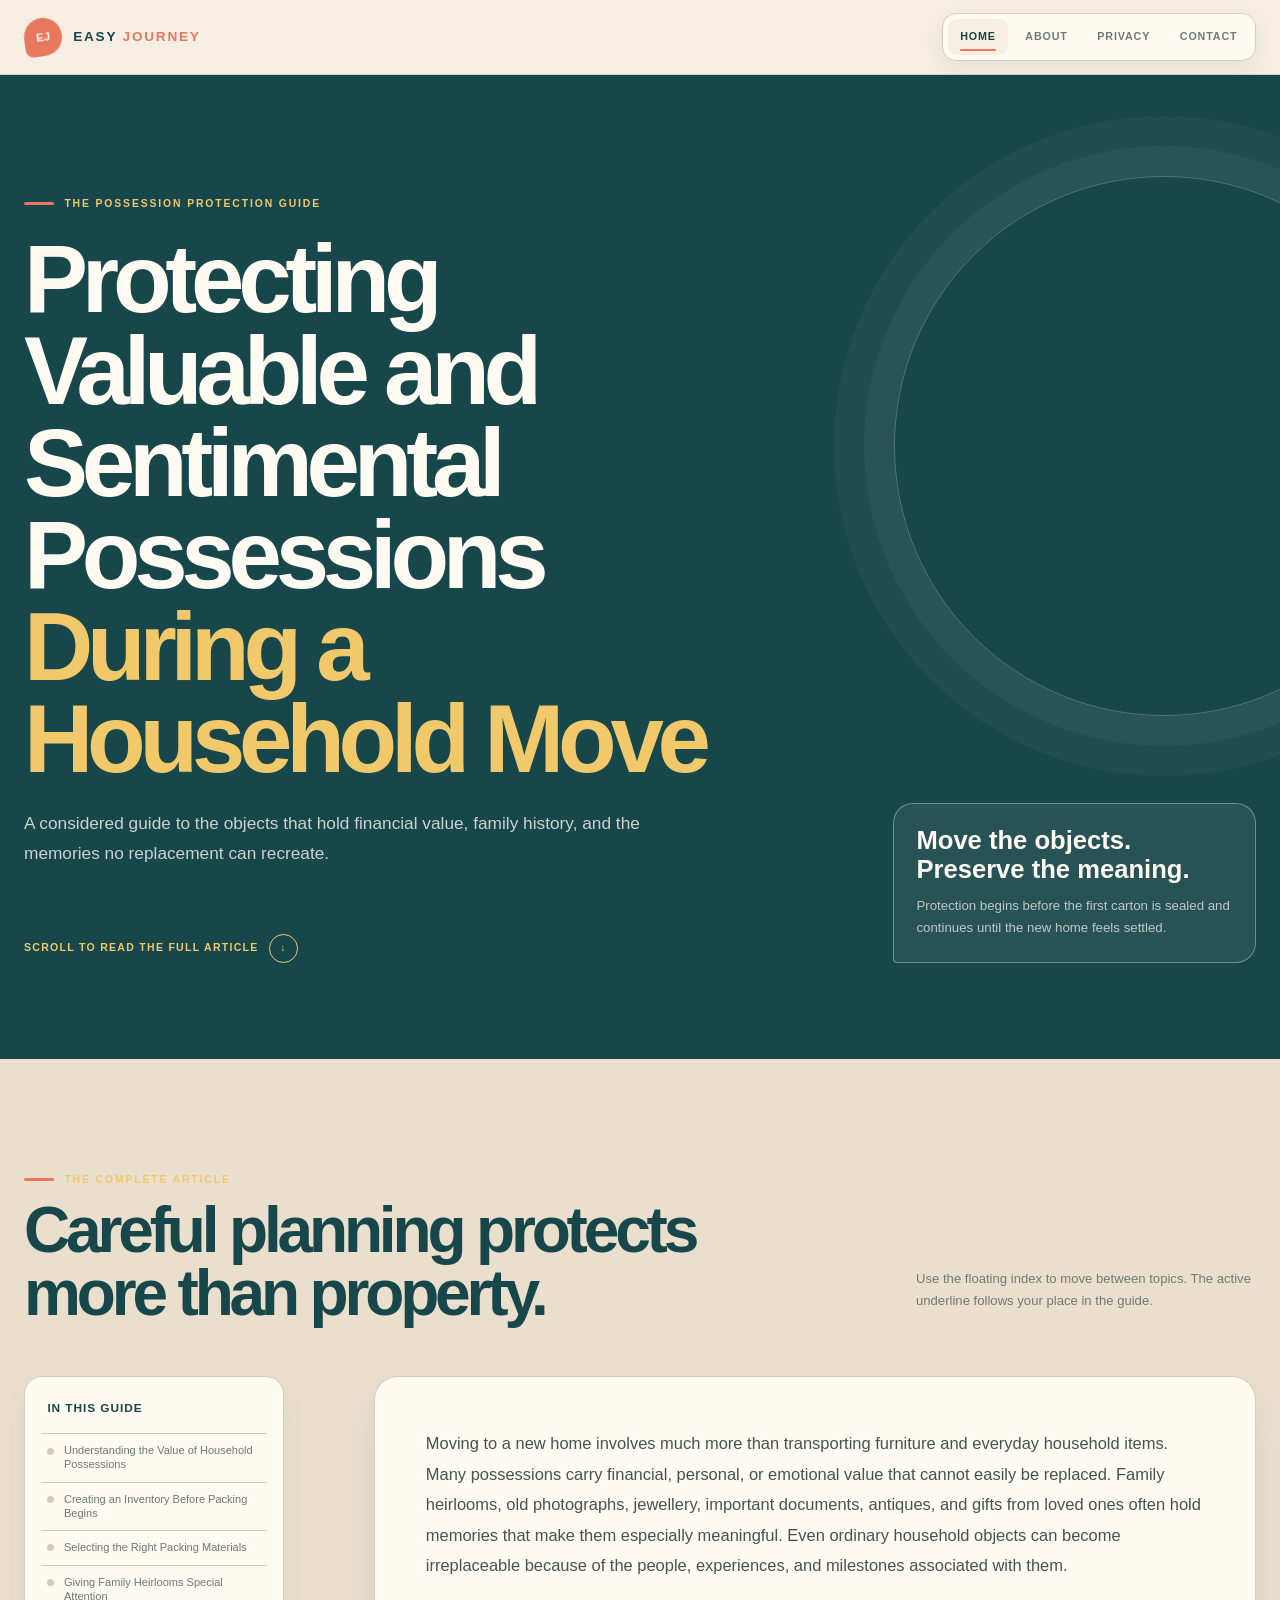
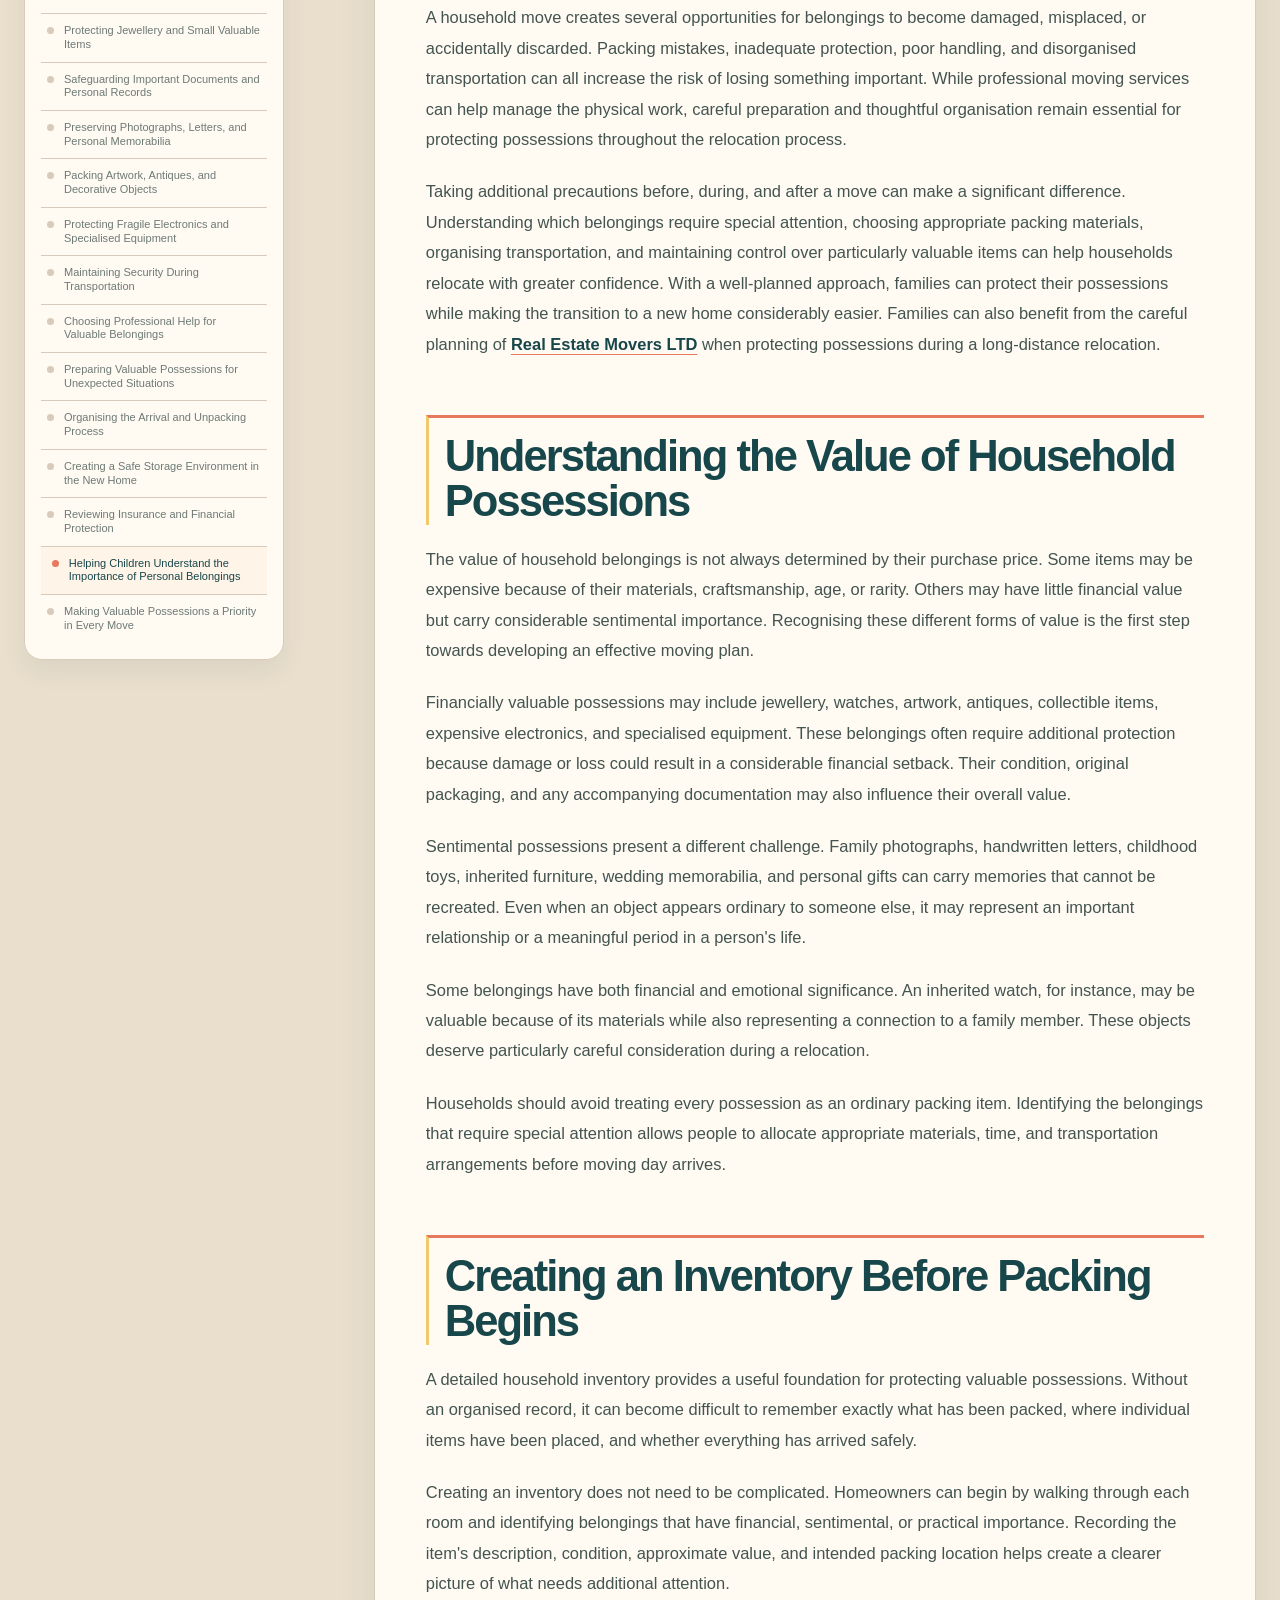
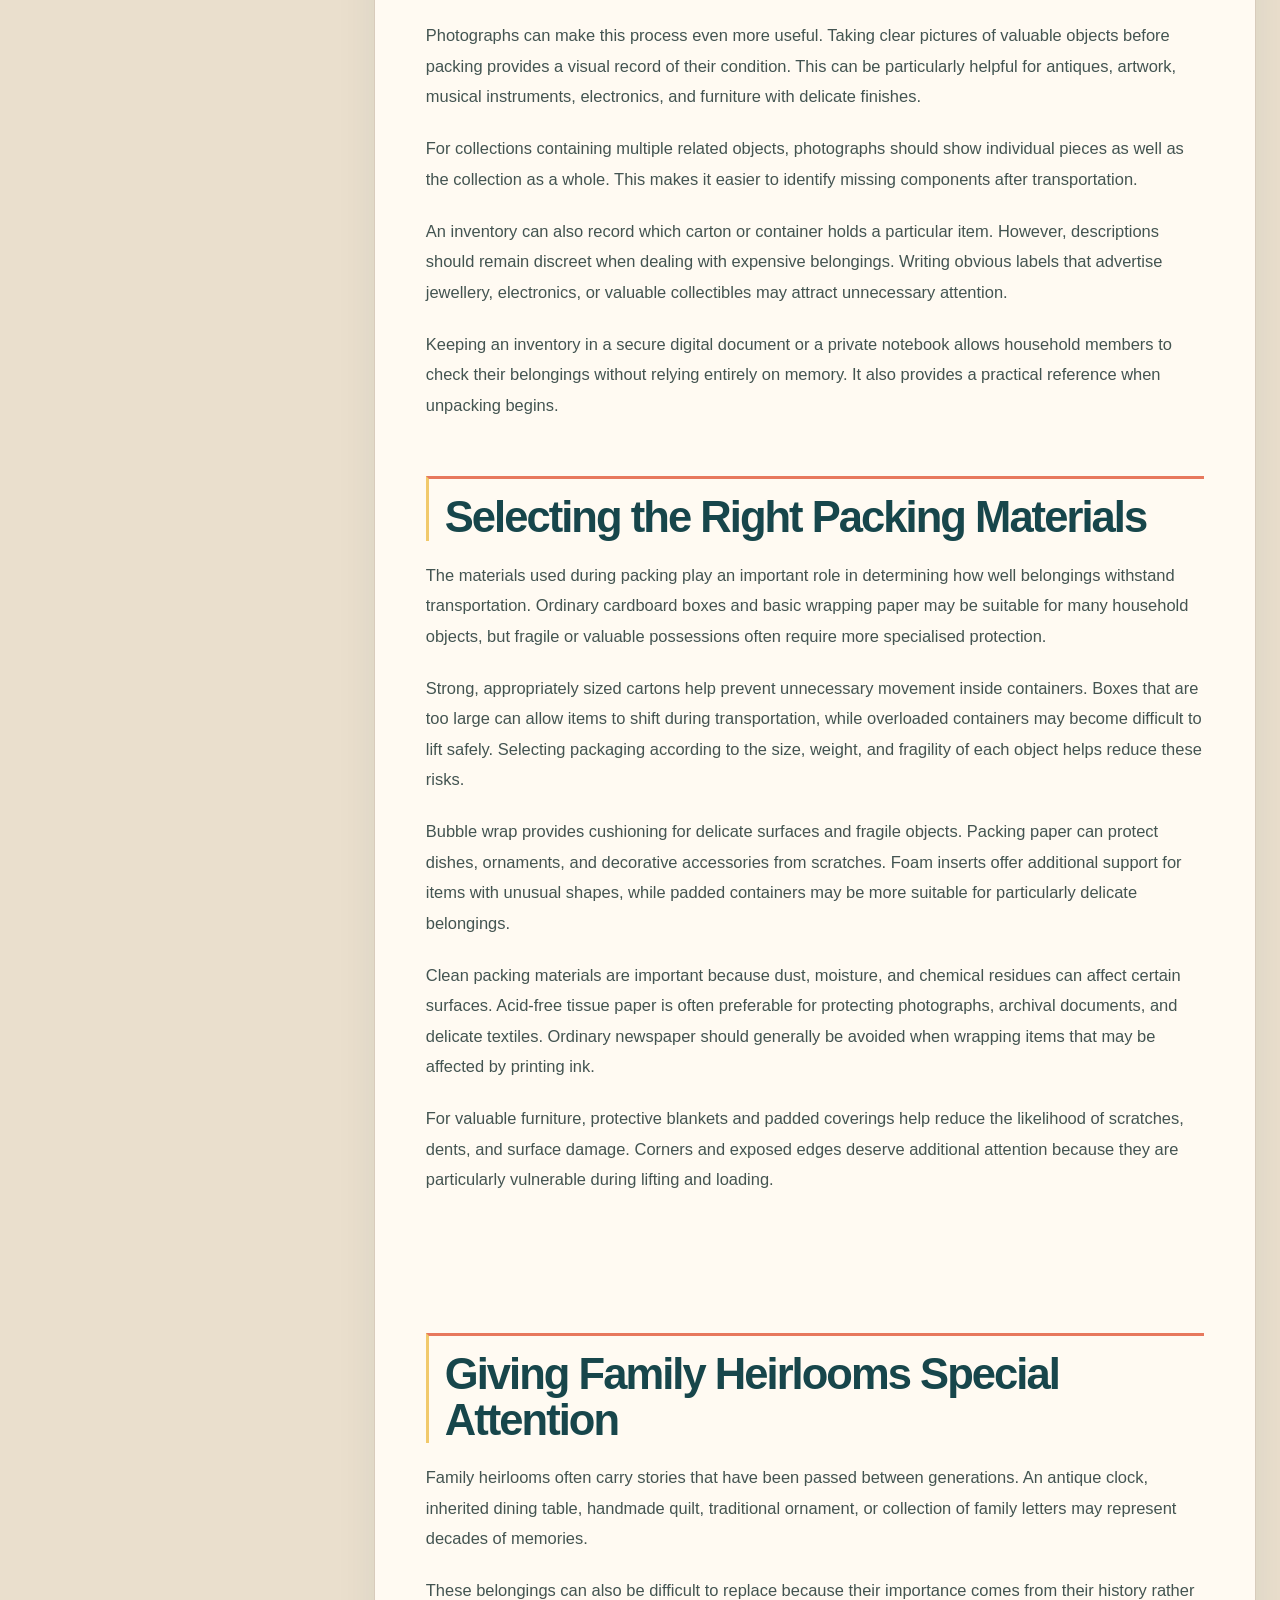
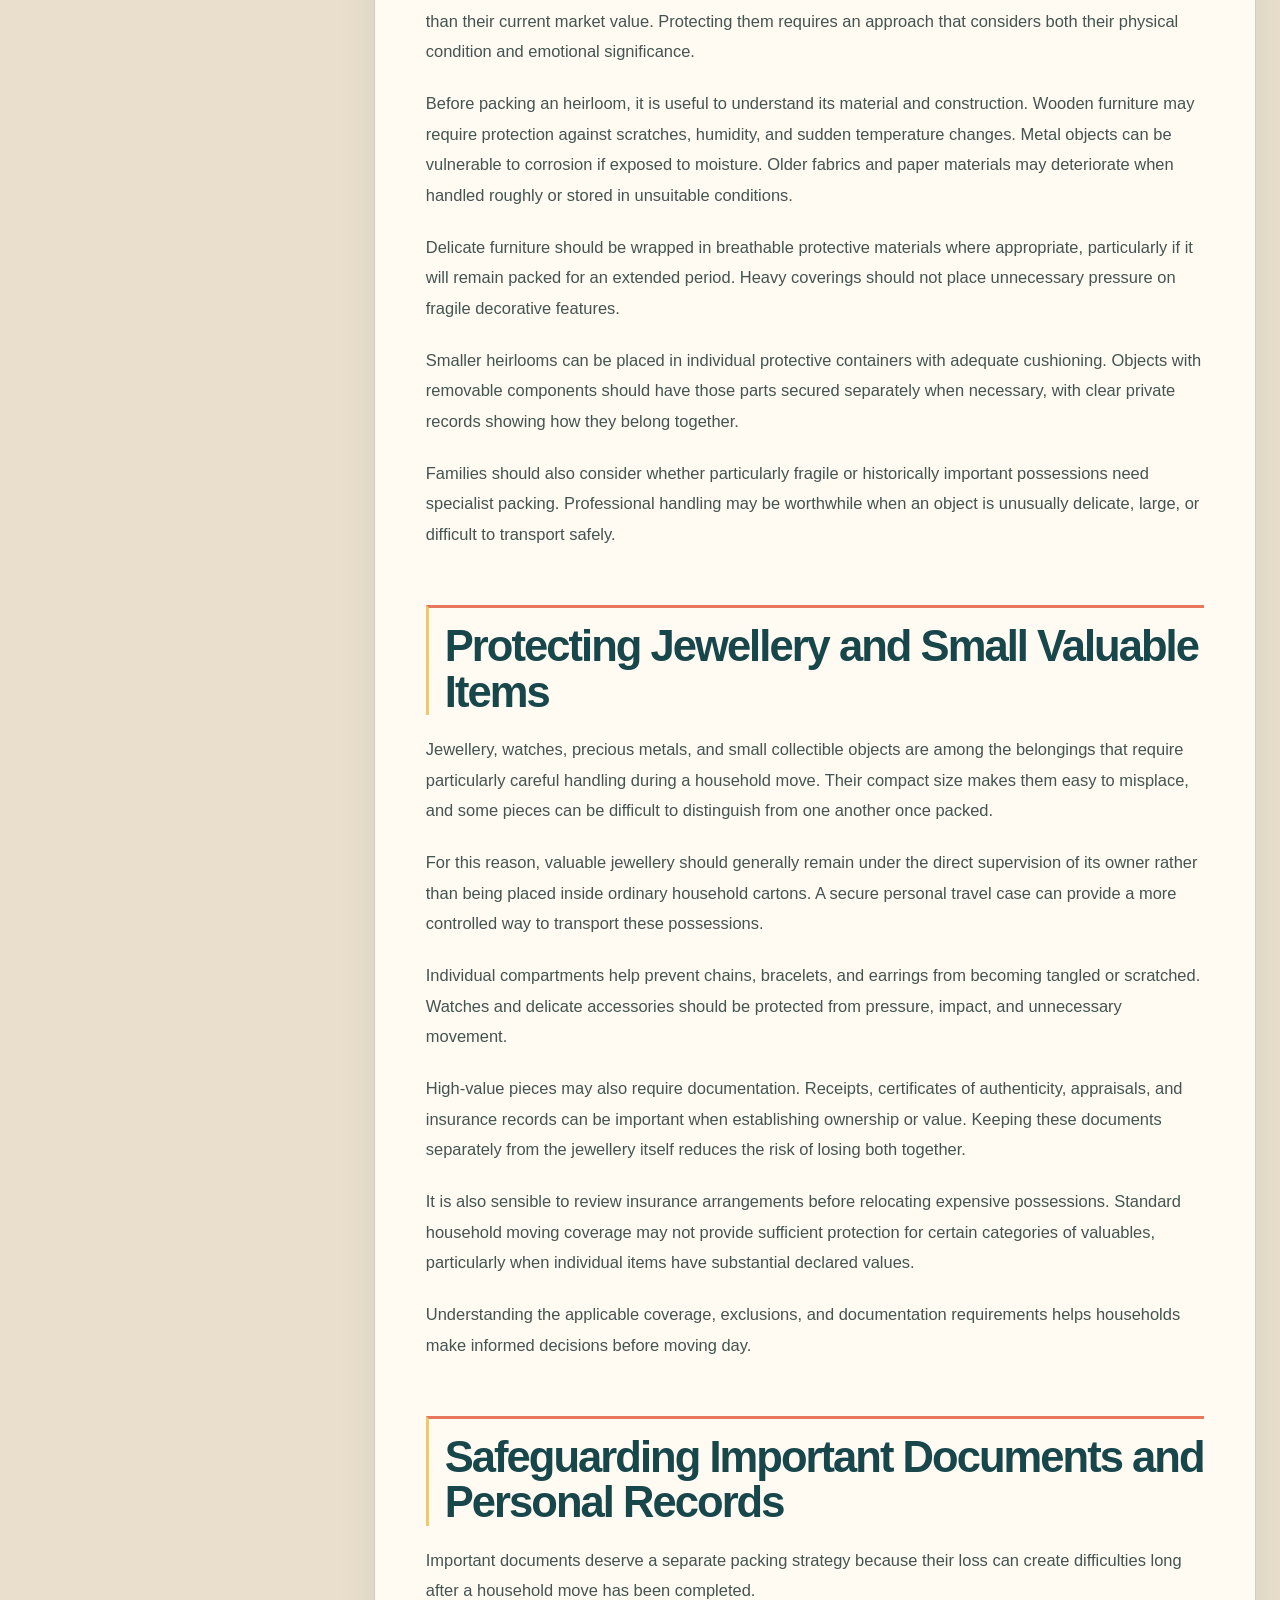
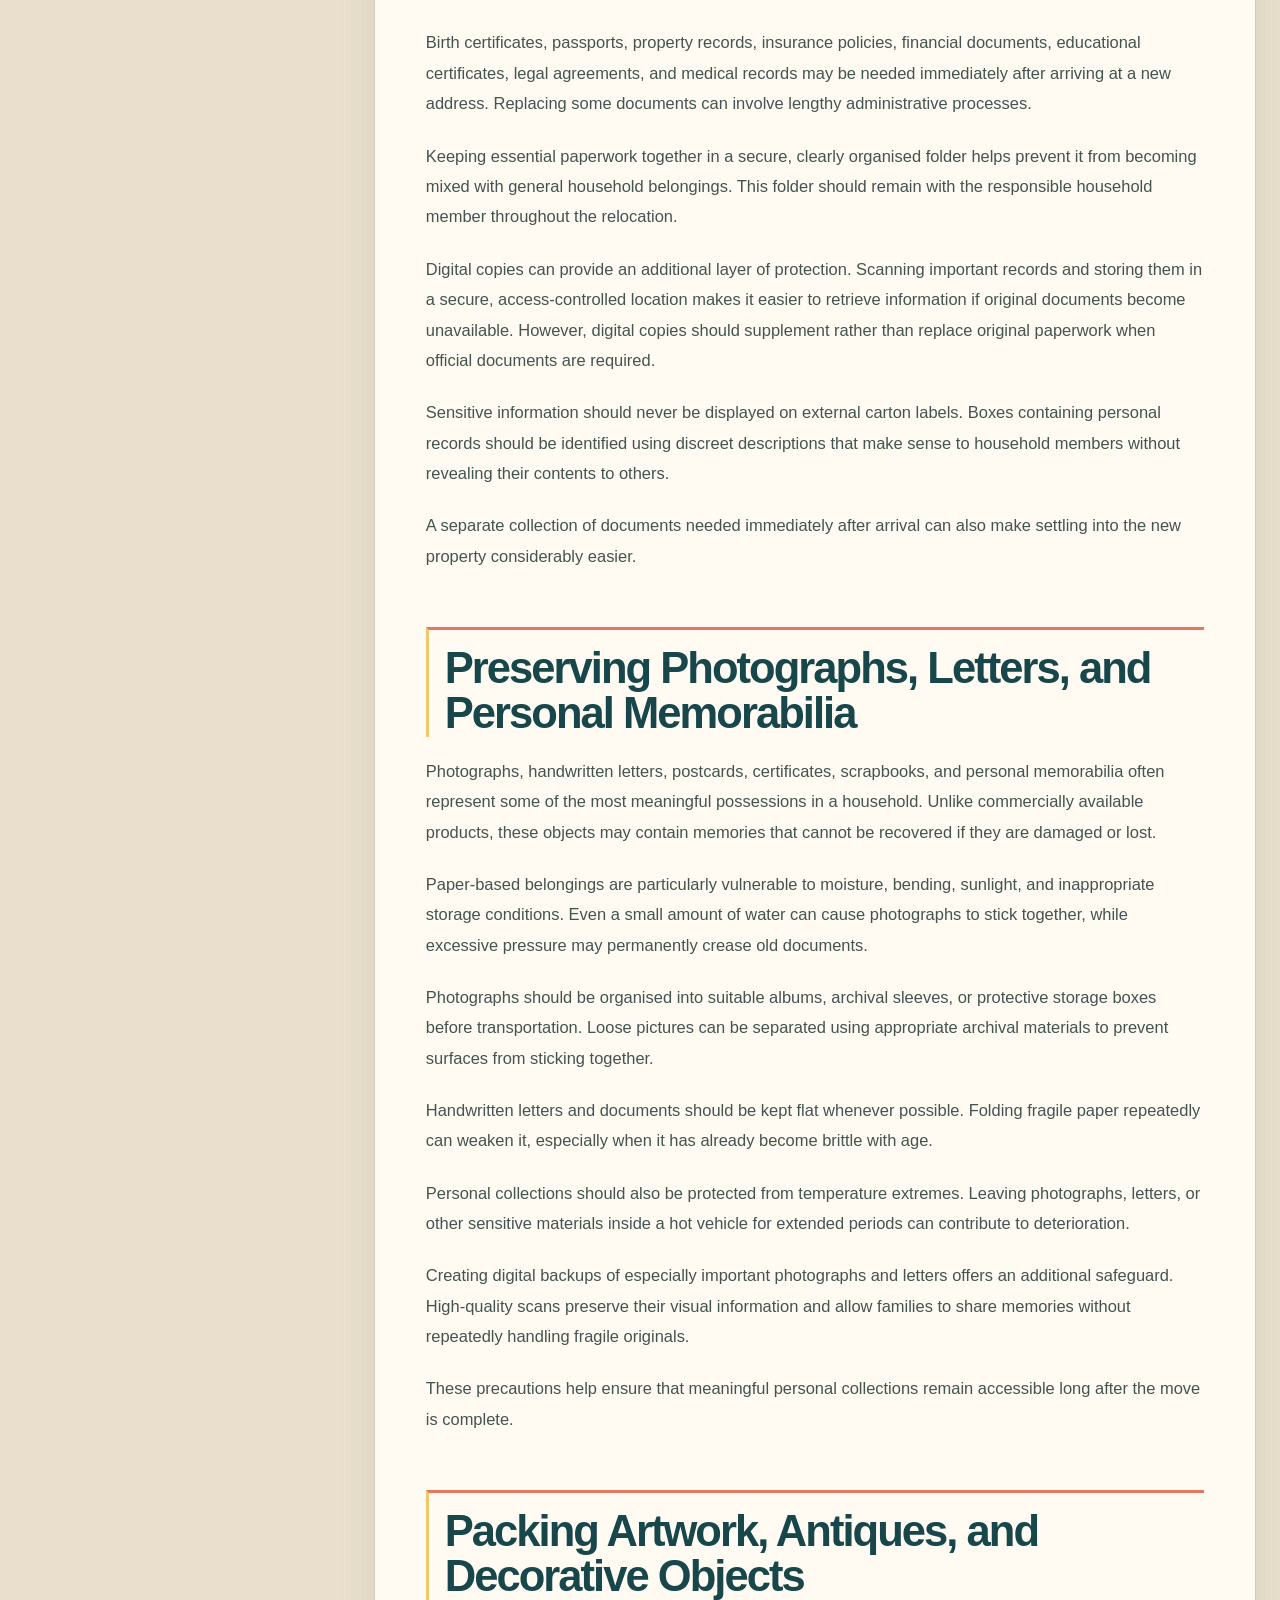
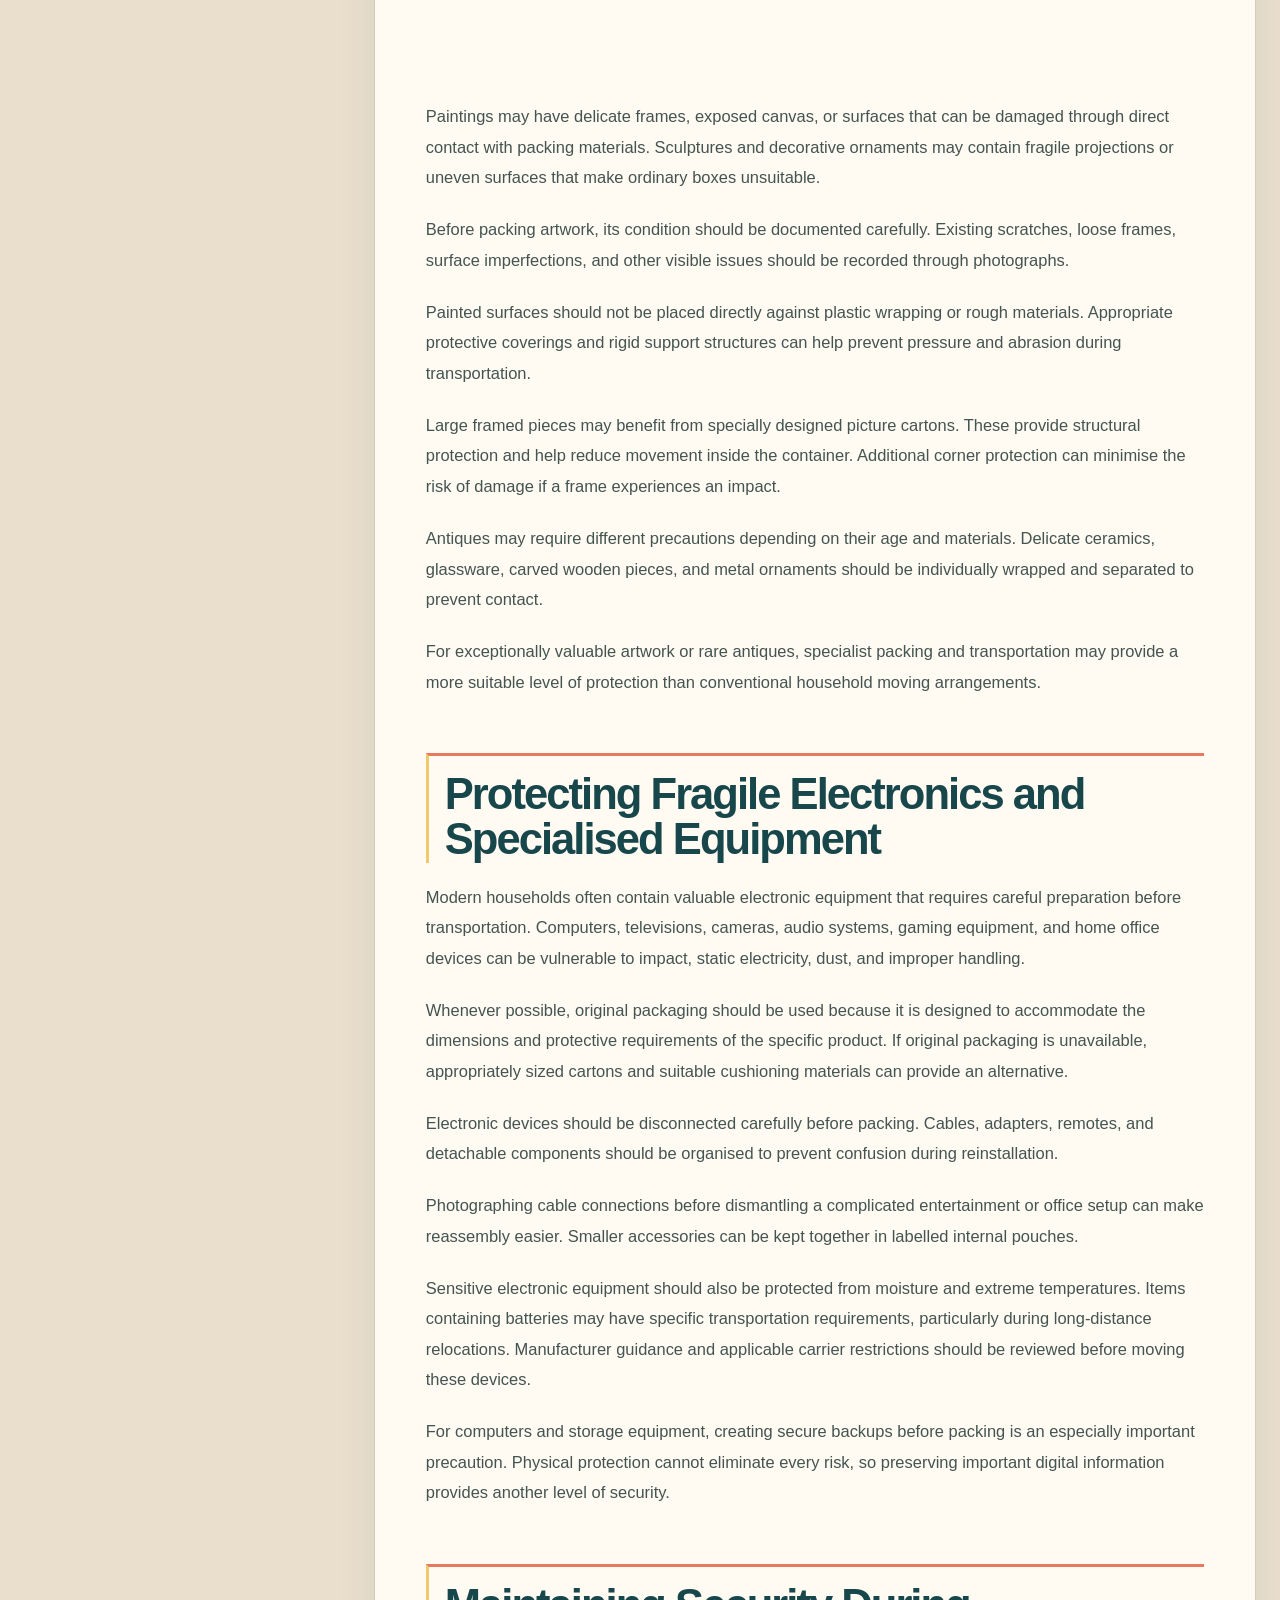
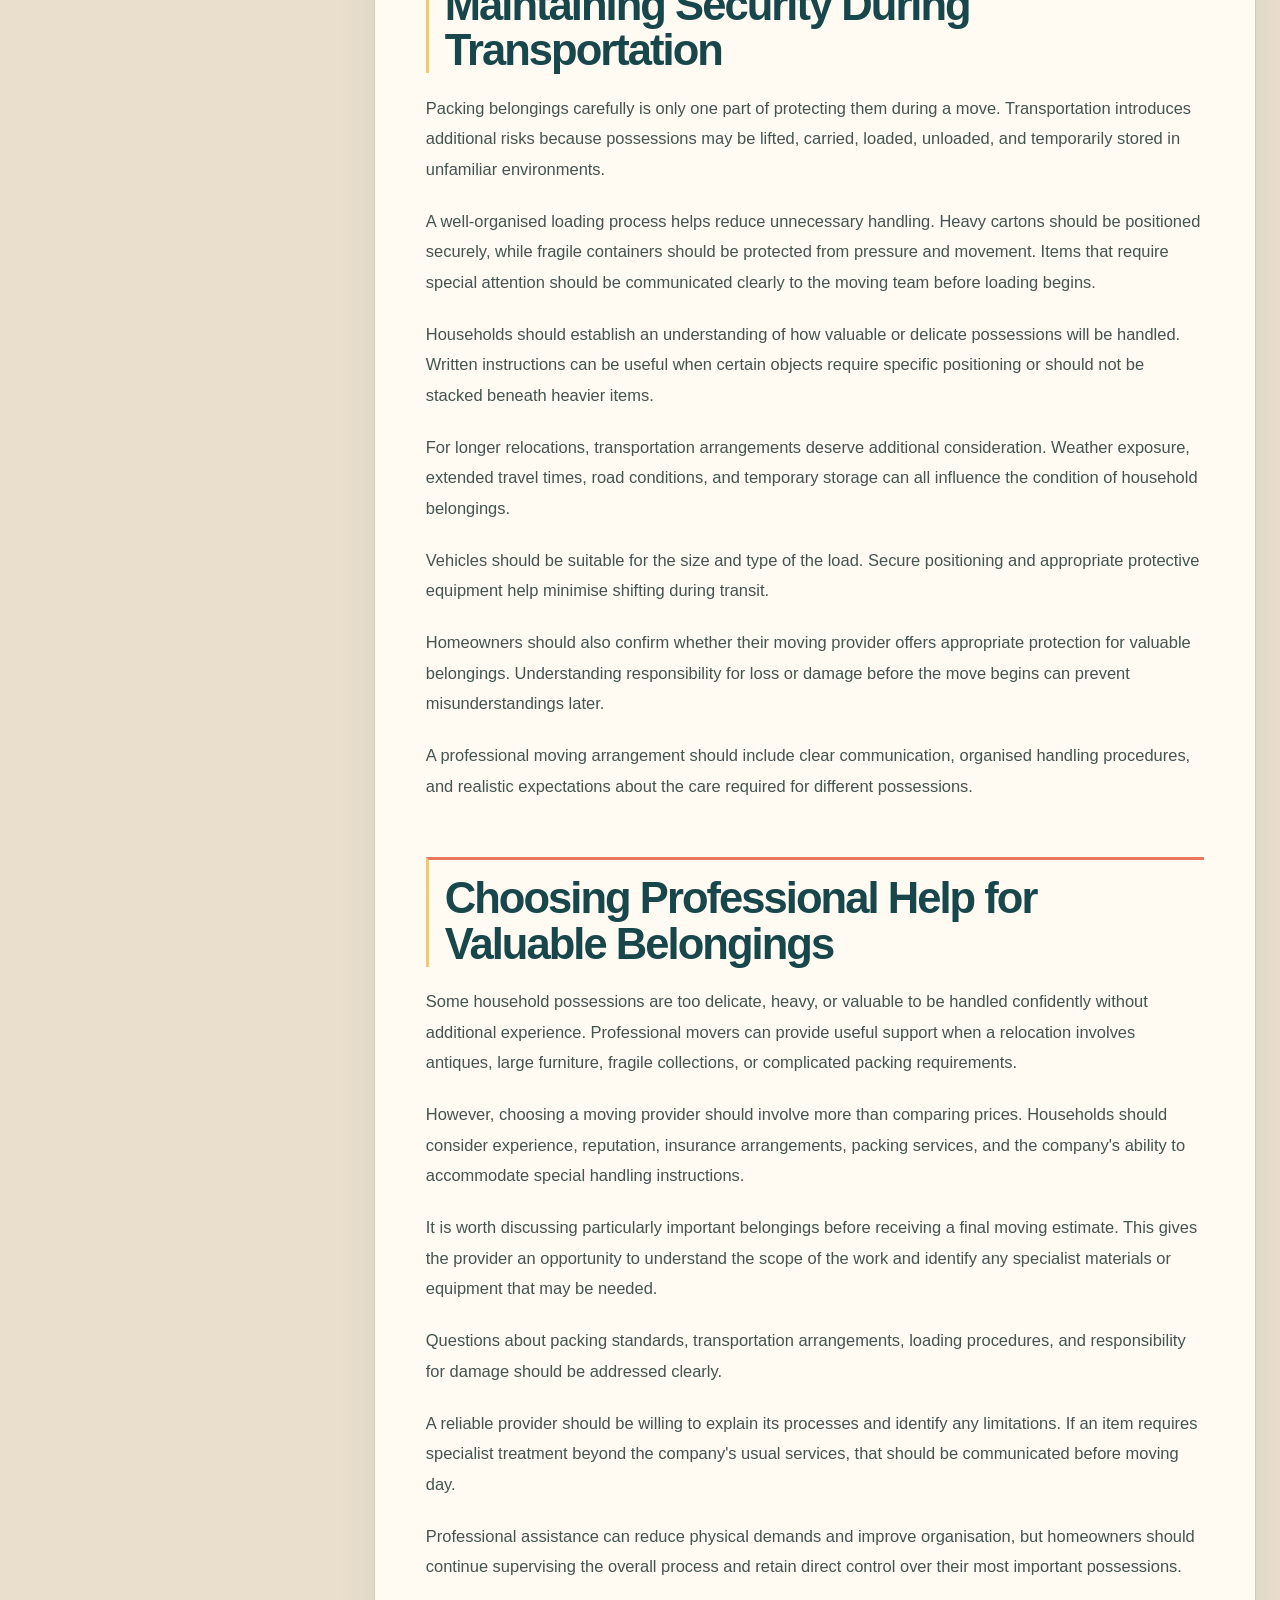
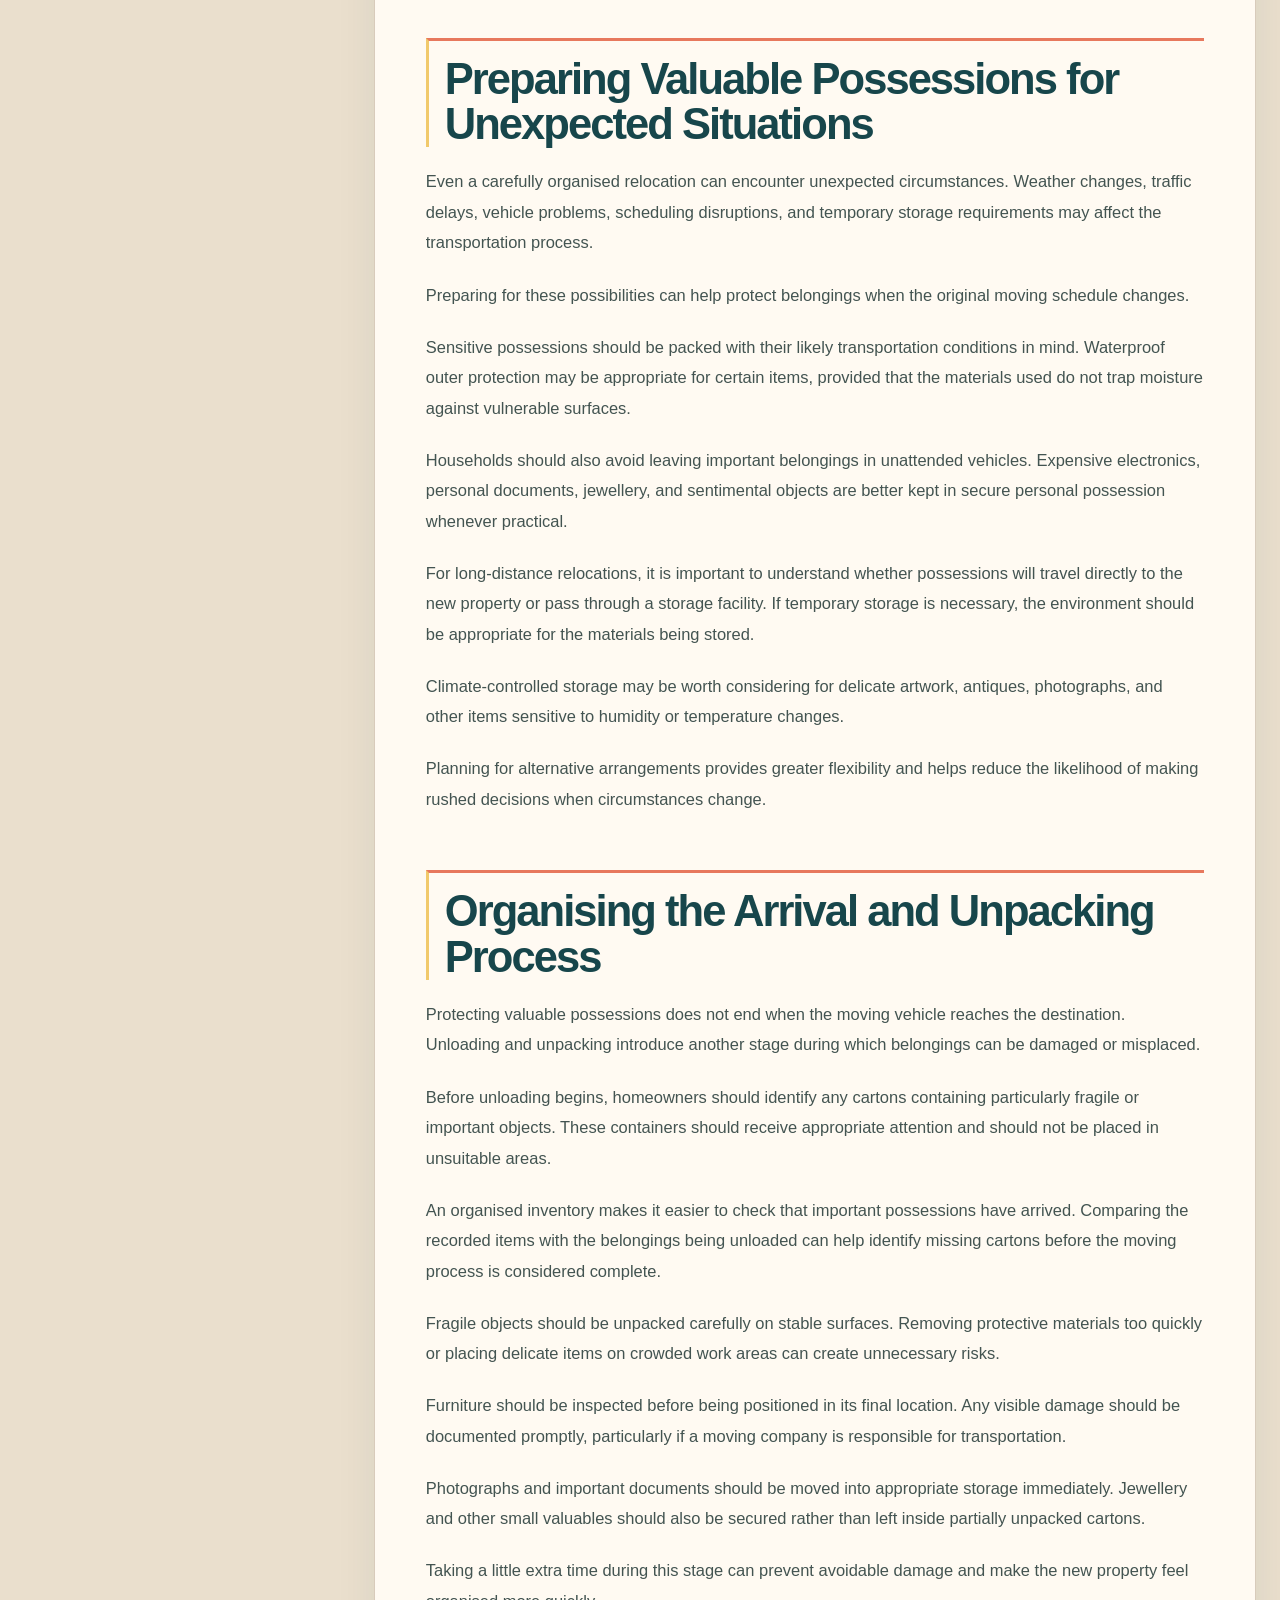
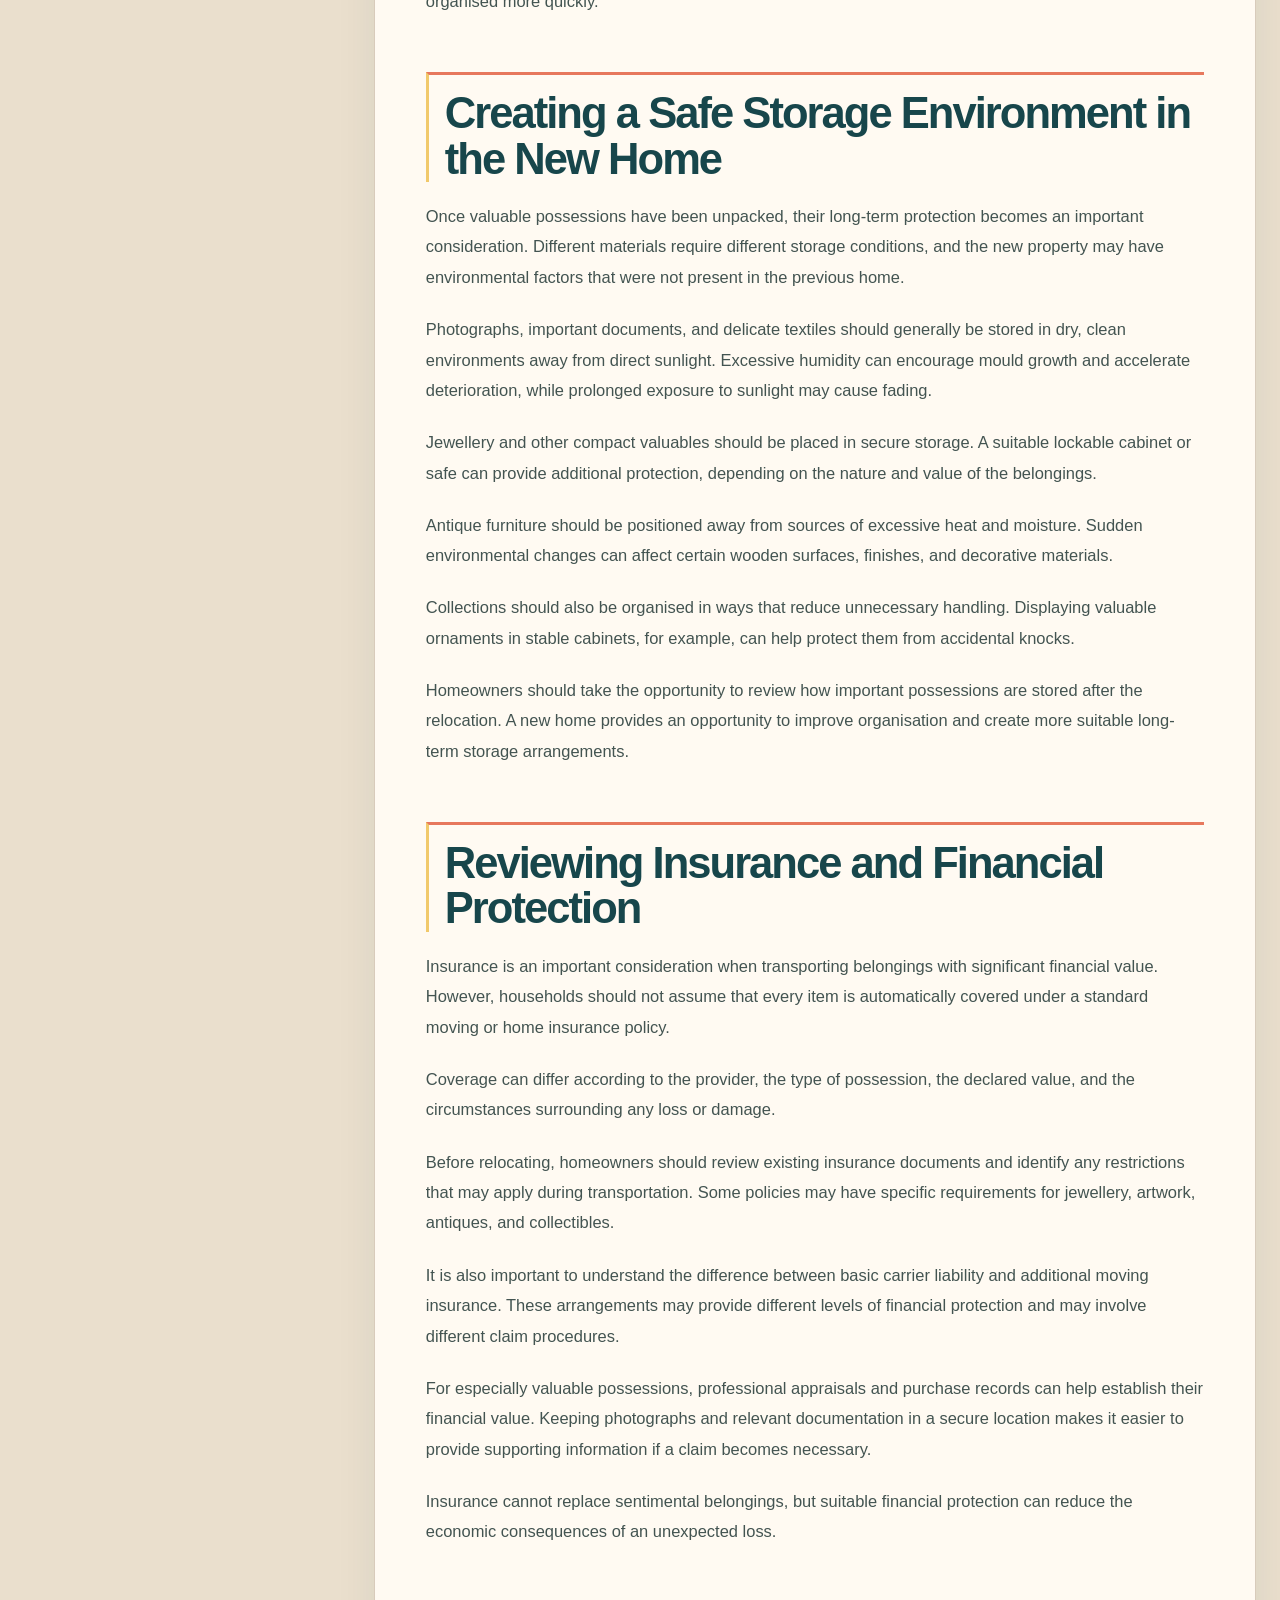
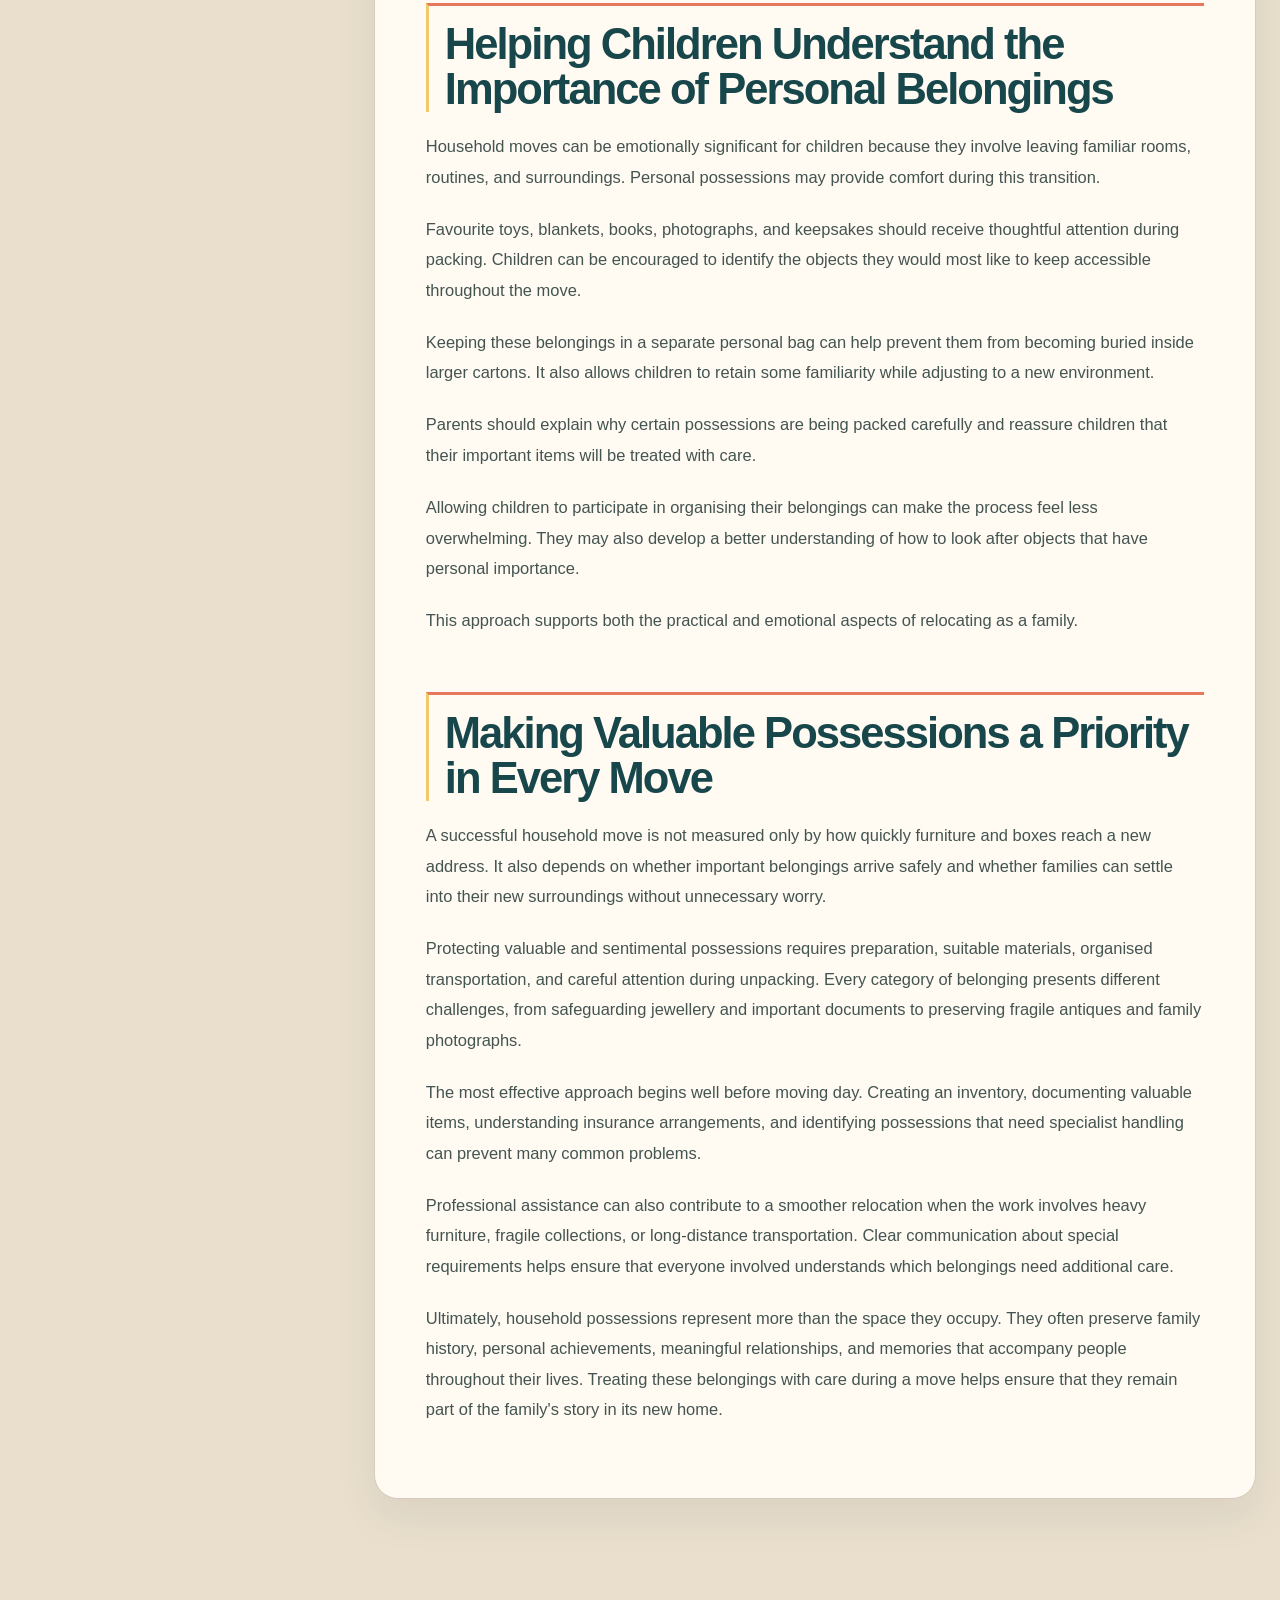
<file: index.html>
<!doctype html>
<html lang="en"><head><meta charset="utf-8"><meta name="viewport" content="width=device-width, initial-scale=1"><meta name="description" content="A practical guide to protecting valuable and sentimental possessions during a household move."><title>Protecting Valuable and Sentimental Possessions During a Household Move | Easy Journey</title><link rel="stylesheet" href="style.css"></head>
<body data-page="home"><a class="skip-link" href="#main-content">Skip to content</a><header class="site-header"><div class="container nav-wrap"><a class="brand" href="index.html" aria-label="Easy Journey home"><span class="brand-mark">EJ</span><span class="brand-name">Easy <b>Journey</b></span></a><button class="nav-toggle" type="button" aria-label="Toggle navigation" aria-expanded="false"><i></i><i></i><i></i></button><nav class="floating-nav" aria-label="Primary navigation"><a class="nav-link" data-page="home" href="index.html">Home</a><a class="nav-link" data-page="about" href="about.html">About</a><a class="nav-link" data-page="privacy" href="privacy.html">Privacy</a><a class="nav-link" data-page="contact" href="contact.html">Contact</a></nav></div></header><main id="main-content"><section class="hero"><div class="container hero-grid"><div class="reveal"><span class="eyebrow">The possession protection guide</span><h1>Protecting Valuable and Sentimental Possessions <em>During a Household Move</em></h1><p class="hero-lede">A considered guide to the objects that hold financial value, family history, and the memories no replacement can recreate.</p><div class="scroll-cue">Scroll to read the full article</div></div><aside class="hero-side reveal delay-2"><strong>Move the objects. Preserve the meaning.</strong><p>Protection begins before the first carton is sealed and continues until the new home feels settled.</p></aside></div></section><section class="section alt" id="article"><div class="container"><div class="section-head reveal"><div><span class="eyebrow">The complete article</span><h2>Careful planning protects more than property.</h2></div><p class="section-note">Use the floating index to move between topics. The active underline follows your place in the guide.</p></div><div class="article-layout"><aside class="toc reveal"><span class="toc-label">In this guide</span><a href="#understanding-the-value-of-household-possessions" class="toc-link" data-section="understanding-the-value-of-household-possessions"><span></span>Understanding the Value of Household Possessions</a>
<a href="#creating-an-inventory-before-packing-begins" class="toc-link" data-section="creating-an-inventory-before-packing-begins"><span></span>Creating an Inventory Before Packing Begins</a>
<a href="#selecting-the-right-packing-materials" class="toc-link" data-section="selecting-the-right-packing-materials"><span></span>Selecting the Right Packing Materials</a>
<a href="#giving-family-heirlooms-special-attention" class="toc-link" data-section="giving-family-heirlooms-special-attention"><span></span>Giving Family Heirlooms Special Attention</a>
<a href="#protecting-jewellery-and-small-valuable-items" class="toc-link" data-section="protecting-jewellery-and-small-valuable-items"><span></span>Protecting Jewellery and Small Valuable Items</a>
<a href="#safeguarding-important-documents-and-personal-records" class="toc-link" data-section="safeguarding-important-documents-and-personal-records"><span></span>Safeguarding Important Documents and Personal Records</a>
<a href="#preserving-photographs-letters-and-personal-memorabilia" class="toc-link" data-section="preserving-photographs-letters-and-personal-memorabilia"><span></span>Preserving Photographs, Letters, and Personal Memorabilia</a>
<a href="#packing-artwork-antiques-and-decorative-objects" class="toc-link" data-section="packing-artwork-antiques-and-decorative-objects"><span></span>Packing Artwork, Antiques, and Decorative Objects</a>
<a href="#protecting-fragile-electronics-and-specialised-equipment" class="toc-link" data-section="protecting-fragile-electronics-and-specialised-equipment"><span></span>Protecting Fragile Electronics and Specialised Equipment</a>
<a href="#maintaining-security-during-transportation" class="toc-link" data-section="maintaining-security-during-transportation"><span></span>Maintaining Security During Transportation</a>
<a href="#choosing-professional-help-for-valuable-belongings" class="toc-link" data-section="choosing-professional-help-for-valuable-belongings"><span></span>Choosing Professional Help for Valuable Belongings</a>
<a href="#preparing-valuable-possessions-for-unexpected-situations" class="toc-link" data-section="preparing-valuable-possessions-for-unexpected-situations"><span></span>Preparing Valuable Possessions for Unexpected Situations</a>
<a href="#organising-the-arrival-and-unpacking-process" class="toc-link" data-section="organising-the-arrival-and-unpacking-process"><span></span>Organising the Arrival and Unpacking Process</a>
<a href="#creating-a-safe-storage-environment-in-the-new-home" class="toc-link" data-section="creating-a-safe-storage-environment-in-the-new-home"><span></span>Creating a Safe Storage Environment in the New Home</a>
<a href="#reviewing-insurance-and-financial-protection" class="toc-link" data-section="reviewing-insurance-and-financial-protection"><span></span>Reviewing Insurance and Financial Protection</a>
<a href="#helping-children-understand-the-importance-of-personal-belongings" class="toc-link" data-section="helping-children-understand-the-importance-of-personal-belongings"><span></span>Helping Children Understand the Importance of Personal Belongings</a>
<a href="#making-valuable-possessions-a-priority-in-every-move" class="toc-link" data-section="making-valuable-possessions-a-priority-in-every-move"><span></span>Making Valuable Possessions a Priority in Every Move</a></aside><article class="article" aria-label="Protecting Valuable and Sentimental Possessions During a Household Move"><p class="reveal">Moving to a new home involves much more than transporting furniture and everyday household items. Many possessions carry financial, personal, or emotional value that cannot easily be replaced. Family heirlooms, old photographs, jewellery, important documents, antiques, and gifts from loved ones often hold memories that make them especially meaningful. Even ordinary household objects can become irreplaceable because of the people, experiences, and milestones associated with them.</p>
<p class="reveal">A household move creates several opportunities for belongings to become damaged, misplaced, or accidentally discarded. Packing mistakes, inadequate protection, poor handling, and disorganised transportation can all increase the risk of losing something important. While professional moving services can help manage the physical work, careful preparation and thoughtful organisation remain essential for protecting possessions throughout the relocation process.</p>
<p class="reveal">Taking additional precautions before, during, and after a move can make a significant difference. Understanding which belongings require special attention, choosing appropriate packing materials, organising transportation, and maintaining control over particularly valuable items can help households relocate with greater confidence. With a well-planned approach, families can protect their possessions while making the transition to a new home considerably easier. Families can also benefit from the careful planning of <a class="article-link" href="https://www.google.com/maps?cid=13150595919122858739" target="_blank" rel="noopener">Real Estate Movers LTD</a> when protecting possessions during a long-distance relocation.</p>
<h2 class="article-heading reveal" id="understanding-the-value-of-household-possessions">Understanding the Value of Household Possessions</h2>
<p class="reveal">The value of household belongings is not always determined by their purchase price. Some items may be expensive because of their materials, craftsmanship, age, or rarity. Others may have little financial value but carry considerable sentimental importance. Recognising these different forms of value is the first step towards developing an effective moving plan.</p>
<p class="reveal">Financially valuable possessions may include jewellery, watches, artwork, antiques, collectible items, expensive electronics, and specialised equipment. These belongings often require additional protection because damage or loss could result in a considerable financial setback. Their condition, original packaging, and any accompanying documentation may also influence their overall value.</p>
<p class="reveal">Sentimental possessions present a different challenge. Family photographs, handwritten letters, childhood toys, inherited furniture, wedding memorabilia, and personal gifts can carry memories that cannot be recreated. Even when an object appears ordinary to someone else, it may represent an important relationship or a meaningful period in a person&#x27;s life.</p>
<p class="reveal">Some belongings have both financial and emotional significance. An inherited watch, for instance, may be valuable because of its materials while also representing a connection to a family member. These objects deserve particularly careful consideration during a relocation.</p>
<p class="reveal">Households should avoid treating every possession as an ordinary packing item. Identifying the belongings that require special attention allows people to allocate appropriate materials, time, and transportation arrangements before moving day arrives.</p>
<h2 class="article-heading reveal" id="creating-an-inventory-before-packing-begins">Creating an Inventory Before Packing Begins</h2>
<p class="reveal">A detailed household inventory provides a useful foundation for protecting valuable possessions. Without an organised record, it can become difficult to remember exactly what has been packed, where individual items have been placed, and whether everything has arrived safely.</p>
<p class="reveal">Creating an inventory does not need to be complicated. Homeowners can begin by walking through each room and identifying belongings that have financial, sentimental, or practical importance. Recording the item&#x27;s description, condition, approximate value, and intended packing location helps create a clearer picture of what needs additional attention.</p>
<p class="reveal">Photographs can make this process even more useful. Taking clear pictures of valuable objects before packing provides a visual record of their condition. This can be particularly helpful for antiques, artwork, musical instruments, electronics, and furniture with delicate finishes.</p>
<p class="reveal">For collections containing multiple related objects, photographs should show individual pieces as well as the collection as a whole. This makes it easier to identify missing components after transportation.</p>
<p class="reveal">An inventory can also record which carton or container holds a particular item. However, descriptions should remain discreet when dealing with expensive belongings. Writing obvious labels that advertise jewellery, electronics, or valuable collectibles may attract unnecessary attention.</p>
<p class="reveal">Keeping an inventory in a secure digital document or a private notebook allows household members to check their belongings without relying entirely on memory. It also provides a practical reference when unpacking begins.</p>
<h2 class="article-heading reveal" id="selecting-the-right-packing-materials">Selecting the Right Packing Materials</h2>
<p class="reveal">The materials used during packing play an important role in determining how well belongings withstand transportation. Ordinary cardboard boxes and basic wrapping paper may be suitable for many household objects, but fragile or valuable possessions often require more specialised protection.</p>
<p class="reveal">Strong, appropriately sized cartons help prevent unnecessary movement inside containers. Boxes that are too large can allow items to shift during transportation, while overloaded containers may become difficult to lift safely. Selecting packaging according to the size, weight, and fragility of each object helps reduce these risks.</p>
<p class="reveal">Bubble wrap provides cushioning for delicate surfaces and fragile objects. Packing paper can protect dishes, ornaments, and decorative accessories from scratches. Foam inserts offer additional support for items with unusual shapes, while padded containers may be more suitable for particularly delicate belongings.</p>
<p class="reveal">Clean packing materials are important because dust, moisture, and chemical residues can affect certain surfaces. Acid-free tissue paper is often preferable for protecting photographs, archival documents, and delicate textiles. Ordinary newspaper should generally be avoided when wrapping items that may be affected by printing ink.</p>
<p class="reveal">For valuable furniture, protective blankets and padded coverings help reduce the likelihood of scratches, dents, and surface damage. Corners and exposed edges deserve additional attention because they are particularly vulnerable during lifting and loading.</p>
<p class="reveal">Using suitable materials from the beginning is generally more effective than trying to repair damaged belongings after transportation.</p>
<h2 class="article-heading reveal" id="giving-family-heirlooms-special-attention">Giving Family Heirlooms Special Attention</h2>
<p class="reveal">Family heirlooms often carry stories that have been passed between generations. An antique clock, inherited dining table, handmade quilt, traditional ornament, or collection of family letters may represent decades of memories.</p>
<p class="reveal">These belongings can also be difficult to replace because their importance comes from their history rather than their current market value. Protecting them requires an approach that considers both their physical condition and emotional significance.</p>
<p class="reveal">Before packing an heirloom, it is useful to understand its material and construction. Wooden furniture may require protection against scratches, humidity, and sudden temperature changes. Metal objects can be vulnerable to corrosion if exposed to moisture. Older fabrics and paper materials may deteriorate when handled roughly or stored in unsuitable conditions.</p>
<p class="reveal">Delicate furniture should be wrapped in breathable protective materials where appropriate, particularly if it will remain packed for an extended period. Heavy coverings should not place unnecessary pressure on fragile decorative features.</p>
<p class="reveal">Smaller heirlooms can be placed in individual protective containers with adequate cushioning. Objects with removable components should have those parts secured separately when necessary, with clear private records showing how they belong together.</p>
<p class="reveal">Families should also consider whether particularly fragile or historically important possessions need specialist packing. Professional handling may be worthwhile when an object is unusually delicate, large, or difficult to transport safely.</p>
<h2 class="article-heading reveal" id="protecting-jewellery-and-small-valuable-items">Protecting Jewellery and Small Valuable Items</h2>
<p class="reveal">Jewellery, watches, precious metals, and small collectible objects are among the belongings that require particularly careful handling during a household move. Their compact size makes them easy to misplace, and some pieces can be difficult to distinguish from one another once packed.</p>
<p class="reveal">For this reason, valuable jewellery should generally remain under the direct supervision of its owner rather than being placed inside ordinary household cartons. A secure personal travel case can provide a more controlled way to transport these possessions.</p>
<p class="reveal">Individual compartments help prevent chains, bracelets, and earrings from becoming tangled or scratched. Watches and delicate accessories should be protected from pressure, impact, and unnecessary movement.</p>
<p class="reveal">High-value pieces may also require documentation. Receipts, certificates of authenticity, appraisals, and insurance records can be important when establishing ownership or value. Keeping these documents separately from the jewellery itself reduces the risk of losing both together.</p>
<p class="reveal">It is also sensible to review insurance arrangements before relocating expensive possessions. Standard household moving coverage may not provide sufficient protection for certain categories of valuables, particularly when individual items have substantial declared values.</p>
<p class="reveal">Understanding the applicable coverage, exclusions, and documentation requirements helps households make informed decisions before moving day.</p>
<h2 class="article-heading reveal" id="safeguarding-important-documents-and-personal-records">Safeguarding Important Documents and Personal Records</h2>
<p class="reveal">Important documents deserve a separate packing strategy because their loss can create difficulties long after a household move has been completed.</p>
<p class="reveal">Birth certificates, passports, property records, insurance policies, financial documents, educational certificates, legal agreements, and medical records may be needed immediately after arriving at a new address. Replacing some documents can involve lengthy administrative processes.</p>
<p class="reveal">Keeping essential paperwork together in a secure, clearly organised folder helps prevent it from becoming mixed with general household belongings. This folder should remain with the responsible household member throughout the relocation.</p>
<p class="reveal">Digital copies can provide an additional layer of protection. Scanning important records and storing them in a secure, access-controlled location makes it easier to retrieve information if original documents become unavailable. However, digital copies should supplement rather than replace original paperwork when official documents are required.</p>
<p class="reveal">Sensitive information should never be displayed on external carton labels. Boxes containing personal records should be identified using discreet descriptions that make sense to household members without revealing their contents to others.</p>
<p class="reveal">A separate collection of documents needed immediately after arrival can also make settling into the new property considerably easier.</p>
<h2 class="article-heading reveal" id="preserving-photographs-letters-and-personal-memorabilia">Preserving Photographs, Letters, and Personal Memorabilia</h2>
<p class="reveal">Photographs, handwritten letters, postcards, certificates, scrapbooks, and personal memorabilia often represent some of the most meaningful possessions in a household. Unlike commercially available products, these objects may contain memories that cannot be recovered if they are damaged or lost.</p>
<p class="reveal">Paper-based belongings are particularly vulnerable to moisture, bending, sunlight, and inappropriate storage conditions. Even a small amount of water can cause photographs to stick together, while excessive pressure may permanently crease old documents.</p>
<p class="reveal">Photographs should be organised into suitable albums, archival sleeves, or protective storage boxes before transportation. Loose pictures can be separated using appropriate archival materials to prevent surfaces from sticking together.</p>
<p class="reveal">Handwritten letters and documents should be kept flat whenever possible. Folding fragile paper repeatedly can weaken it, especially when it has already become brittle with age.</p>
<p class="reveal">Personal collections should also be protected from temperature extremes. Leaving photographs, letters, or other sensitive materials inside a hot vehicle for extended periods can contribute to deterioration.</p>
<p class="reveal">Creating digital backups of especially important photographs and letters offers an additional safeguard. High-quality scans preserve their visual information and allow families to share memories without repeatedly handling fragile originals.</p>
<p class="reveal">These precautions help ensure that meaningful personal collections remain accessible long after the move is complete.</p>
<h2 class="article-heading reveal" id="packing-artwork-antiques-and-decorative-objects">Packing Artwork, Antiques, and Decorative Objects</h2>
<p class="reveal">Artwork and antiques often require specialised packing because their materials, dimensions, and construction can make them unusually sensitive to movement.</p>
<p class="reveal">Paintings may have delicate frames, exposed canvas, or surfaces that can be damaged through direct contact with packing materials. Sculptures and decorative ornaments may contain fragile projections or uneven surfaces that make ordinary boxes unsuitable.</p>
<p class="reveal">Before packing artwork, its condition should be documented carefully. Existing scratches, loose frames, surface imperfections, and other visible issues should be recorded through photographs.</p>
<p class="reveal">Painted surfaces should not be placed directly against plastic wrapping or rough materials. Appropriate protective coverings and rigid support structures can help prevent pressure and abrasion during transportation.</p>
<p class="reveal">Large framed pieces may benefit from specially designed picture cartons. These provide structural protection and help reduce movement inside the container. Additional corner protection can minimise the risk of damage if a frame experiences an impact.</p>
<p class="reveal">Antiques may require different precautions depending on their age and materials. Delicate ceramics, glassware, carved wooden pieces, and metal ornaments should be individually wrapped and separated to prevent contact.</p>
<p class="reveal">For exceptionally valuable artwork or rare antiques, specialist packing and transportation may provide a more suitable level of protection than conventional household moving arrangements.</p>
<h2 class="article-heading reveal" id="protecting-fragile-electronics-and-specialised-equipment">Protecting Fragile Electronics and Specialised Equipment</h2>
<p class="reveal">Modern households often contain valuable electronic equipment that requires careful preparation before transportation. Computers, televisions, cameras, audio systems, gaming equipment, and home office devices can be vulnerable to impact, static electricity, dust, and improper handling.</p>
<p class="reveal">Whenever possible, original packaging should be used because it is designed to accommodate the dimensions and protective requirements of the specific product. If original packaging is unavailable, appropriately sized cartons and suitable cushioning materials can provide an alternative.</p>
<p class="reveal">Electronic devices should be disconnected carefully before packing. Cables, adapters, remotes, and detachable components should be organised to prevent confusion during reinstallation.</p>
<p class="reveal">Photographing cable connections before dismantling a complicated entertainment or office setup can make reassembly easier. Smaller accessories can be kept together in labelled internal pouches.</p>
<p class="reveal">Sensitive electronic equipment should also be protected from moisture and extreme temperatures. Items containing batteries may have specific transportation requirements, particularly during long-distance relocations. Manufacturer guidance and applicable carrier restrictions should be reviewed before moving these devices.</p>
<p class="reveal">For computers and storage equipment, creating secure backups before packing is an especially important precaution. Physical protection cannot eliminate every risk, so preserving important digital information provides another level of security.</p>
<h2 class="article-heading reveal" id="maintaining-security-during-transportation">Maintaining Security During Transportation</h2>
<p class="reveal">Packing belongings carefully is only one part of protecting them during a move. Transportation introduces additional risks because possessions may be lifted, carried, loaded, unloaded, and temporarily stored in unfamiliar environments.</p>
<p class="reveal">A well-organised loading process helps reduce unnecessary handling. Heavy cartons should be positioned securely, while fragile containers should be protected from pressure and movement. Items that require special attention should be communicated clearly to the moving team before loading begins.</p>
<p class="reveal">Households should establish an understanding of how valuable or delicate possessions will be handled. Written instructions can be useful when certain objects require specific positioning or should not be stacked beneath heavier items.</p>
<p class="reveal">For longer relocations, transportation arrangements deserve additional consideration. Weather exposure, extended travel times, road conditions, and temporary storage can all influence the condition of household belongings.</p>
<p class="reveal">Vehicles should be suitable for the size and type of the load. Secure positioning and appropriate protective equipment help minimise shifting during transit.</p>
<p class="reveal">Homeowners should also confirm whether their moving provider offers appropriate protection for valuable belongings. Understanding responsibility for loss or damage before the move begins can prevent misunderstandings later.</p>
<p class="reveal">A professional moving arrangement should include clear communication, organised handling procedures, and realistic expectations about the care required for different possessions.</p>
<h2 class="article-heading reveal" id="choosing-professional-help-for-valuable-belongings">Choosing Professional Help for Valuable Belongings</h2>
<p class="reveal">Some household possessions are too delicate, heavy, or valuable to be handled confidently without additional experience. Professional movers can provide useful support when a relocation involves antiques, large furniture, fragile collections, or complicated packing requirements.</p>
<p class="reveal">However, choosing a moving provider should involve more than comparing prices. Households should consider experience, reputation, insurance arrangements, packing services, and the company&#x27;s ability to accommodate special handling instructions.</p>
<p class="reveal">It is worth discussing particularly important belongings before receiving a final moving estimate. This gives the provider an opportunity to understand the scope of the work and identify any specialist materials or equipment that may be needed.</p>
<p class="reveal">Questions about packing standards, transportation arrangements, loading procedures, and responsibility for damage should be addressed clearly.</p>
<p class="reveal">A reliable provider should be willing to explain its processes and identify any limitations. If an item requires specialist treatment beyond the company&#x27;s usual services, that should be communicated before moving day.</p>
<p class="reveal">Professional assistance can reduce physical demands and improve organisation, but homeowners should continue supervising the overall process and retain direct control over their most important possessions.</p>
<h2 class="article-heading reveal" id="preparing-valuable-possessions-for-unexpected-situations">Preparing Valuable Possessions for Unexpected Situations</h2>
<p class="reveal">Even a carefully organised relocation can encounter unexpected circumstances. Weather changes, traffic delays, vehicle problems, scheduling disruptions, and temporary storage requirements may affect the transportation process.</p>
<p class="reveal">Preparing for these possibilities can help protect belongings when the original moving schedule changes.</p>
<p class="reveal">Sensitive possessions should be packed with their likely transportation conditions in mind. Waterproof outer protection may be appropriate for certain items, provided that the materials used do not trap moisture against vulnerable surfaces.</p>
<p class="reveal">Households should also avoid leaving important belongings in unattended vehicles. Expensive electronics, personal documents, jewellery, and sentimental objects are better kept in secure personal possession whenever practical.</p>
<p class="reveal">For long-distance relocations, it is important to understand whether possessions will travel directly to the new property or pass through a storage facility. If temporary storage is necessary, the environment should be appropriate for the materials being stored.</p>
<p class="reveal">Climate-controlled storage may be worth considering for delicate artwork, antiques, photographs, and other items sensitive to humidity or temperature changes.</p>
<p class="reveal">Planning for alternative arrangements provides greater flexibility and helps reduce the likelihood of making rushed decisions when circumstances change.</p>
<h2 class="article-heading reveal" id="organising-the-arrival-and-unpacking-process">Organising the Arrival and Unpacking Process</h2>
<p class="reveal">Protecting valuable possessions does not end when the moving vehicle reaches the destination. Unloading and unpacking introduce another stage during which belongings can be damaged or misplaced.</p>
<p class="reveal">Before unloading begins, homeowners should identify any cartons containing particularly fragile or important objects. These containers should receive appropriate attention and should not be placed in unsuitable areas.</p>
<p class="reveal">An organised inventory makes it easier to check that important possessions have arrived. Comparing the recorded items with the belongings being unloaded can help identify missing cartons before the moving process is considered complete.</p>
<p class="reveal">Fragile objects should be unpacked carefully on stable surfaces. Removing protective materials too quickly or placing delicate items on crowded work areas can create unnecessary risks.</p>
<p class="reveal">Furniture should be inspected before being positioned in its final location. Any visible damage should be documented promptly, particularly if a moving company is responsible for transportation.</p>
<p class="reveal">Photographs and important documents should be moved into appropriate storage immediately. Jewellery and other small valuables should also be secured rather than left inside partially unpacked cartons.</p>
<p class="reveal">Taking a little extra time during this stage can prevent avoidable damage and make the new property feel organised more quickly.</p>
<h2 class="article-heading reveal" id="creating-a-safe-storage-environment-in-the-new-home">Creating a Safe Storage Environment in the New Home</h2>
<p class="reveal">Once valuable possessions have been unpacked, their long-term protection becomes an important consideration. Different materials require different storage conditions, and the new property may have environmental factors that were not present in the previous home.</p>
<p class="reveal">Photographs, important documents, and delicate textiles should generally be stored in dry, clean environments away from direct sunlight. Excessive humidity can encourage mould growth and accelerate deterioration, while prolonged exposure to sunlight may cause fading.</p>
<p class="reveal">Jewellery and other compact valuables should be placed in secure storage. A suitable lockable cabinet or safe can provide additional protection, depending on the nature and value of the belongings.</p>
<p class="reveal">Antique furniture should be positioned away from sources of excessive heat and moisture. Sudden environmental changes can affect certain wooden surfaces, finishes, and decorative materials.</p>
<p class="reveal">Collections should also be organised in ways that reduce unnecessary handling. Displaying valuable ornaments in stable cabinets, for example, can help protect them from accidental knocks.</p>
<p class="reveal">Homeowners should take the opportunity to review how important possessions are stored after the relocation. A new home provides an opportunity to improve organisation and create more suitable long-term storage arrangements.</p>
<h2 class="article-heading reveal" id="reviewing-insurance-and-financial-protection">Reviewing Insurance and Financial Protection</h2>
<p class="reveal">Insurance is an important consideration when transporting belongings with significant financial value. However, households should not assume that every item is automatically covered under a standard moving or home insurance policy.</p>
<p class="reveal">Coverage can differ according to the provider, the type of possession, the declared value, and the circumstances surrounding any loss or damage.</p>
<p class="reveal">Before relocating, homeowners should review existing insurance documents and identify any restrictions that may apply during transportation. Some policies may have specific requirements for jewellery, artwork, antiques, and collectibles.</p>
<p class="reveal">It is also important to understand the difference between basic carrier liability and additional moving insurance. These arrangements may provide different levels of financial protection and may involve different claim procedures.</p>
<p class="reveal">For especially valuable possessions, professional appraisals and purchase records can help establish their financial value. Keeping photographs and relevant documentation in a secure location makes it easier to provide supporting information if a claim becomes necessary.</p>
<p class="reveal">Insurance cannot replace sentimental belongings, but suitable financial protection can reduce the economic consequences of an unexpected loss.</p>
<h2 class="article-heading reveal" id="helping-children-understand-the-importance-of-personal-belongings">Helping Children Understand the Importance of Personal Belongings</h2>
<p class="reveal">Household moves can be emotionally significant for children because they involve leaving familiar rooms, routines, and surroundings. Personal possessions may provide comfort during this transition.</p>
<p class="reveal">Favourite toys, blankets, books, photographs, and keepsakes should receive thoughtful attention during packing. Children can be encouraged to identify the objects they would most like to keep accessible throughout the move.</p>
<p class="reveal">Keeping these belongings in a separate personal bag can help prevent them from becoming buried inside larger cartons. It also allows children to retain some familiarity while adjusting to a new environment.</p>
<p class="reveal">Parents should explain why certain possessions are being packed carefully and reassure children that their important items will be treated with care.</p>
<p class="reveal">Allowing children to participate in organising their belongings can make the process feel less overwhelming. They may also develop a better understanding of how to look after objects that have personal importance.</p>
<p class="reveal">This approach supports both the practical and emotional aspects of relocating as a family.</p>
<h2 class="article-heading reveal" id="making-valuable-possessions-a-priority-in-every-move">Making Valuable Possessions a Priority in Every Move</h2>
<p class="reveal">A successful household move is not measured only by how quickly furniture and boxes reach a new address. It also depends on whether important belongings arrive safely and whether families can settle into their new surroundings without unnecessary worry.</p>
<p class="reveal">Protecting valuable and sentimental possessions requires preparation, suitable materials, organised transportation, and careful attention during unpacking. Every category of belonging presents different challenges, from safeguarding jewellery and important documents to preserving fragile antiques and family photographs.</p>
<p class="reveal">The most effective approach begins well before moving day. Creating an inventory, documenting valuable items, understanding insurance arrangements, and identifying possessions that need specialist handling can prevent many common problems.</p>
<p class="reveal">Professional assistance can also contribute to a smoother relocation when the work involves heavy furniture, fragile collections, or long-distance transportation. Clear communication about special requirements helps ensure that everyone involved understands which belongings need additional care.</p>
<p class="reveal">Ultimately, household possessions represent more than the space they occupy. They often preserve family history, personal achievements, meaningful relationships, and memories that accompany people throughout their lives. Treating these belongings with care during a move helps ensure that they remain part of the family&#x27;s story in its new home.</p></article></div></div></section><section class="section"><div class="container"><div class="highlight-grid"><div class="highlight reveal"><small>01 / NOTICE</small><h3>Recognise the value.</h3><p>Financial price is only one measure. Memory, history, and meaning deserve their own plan.</p></div><div class="highlight reveal delay-1"><small>02 / RECORD</small><h3>Create a clear inventory.</h3><p>Photos, discreet descriptions, and secure records make protection easier to manage.</p></div><div class="highlight reveal delay-2"><small>03 / CARRY</small><h3>Keep essentials close.</h3><p>Particularly valuable documents and small possessions should stay under direct supervision.</p></div></div></div></section></main><footer class="site-footer"><div class="container"><div class="footer-top"><div><a class="brand" href="index.html"><span class="brand-mark">EJ</span><span class="brand-name">Easy <b>Journey</b></span></a><p class="footer-copy">A thoughtful field guide to moving what matters safely from one home to the next.</p></div><div class="footer-links"><a href="index.html">Home</a><a href="about.html">About</a><a href="privacy.html">Privacy</a><a href="contact.html">Contact</a></div></div><div class="footer-bottom"><span>© 2026 Easy Journey</span><span>Keep what matters close.</span></div></div></footer><script src="script.js"></script></body></html>
</file>
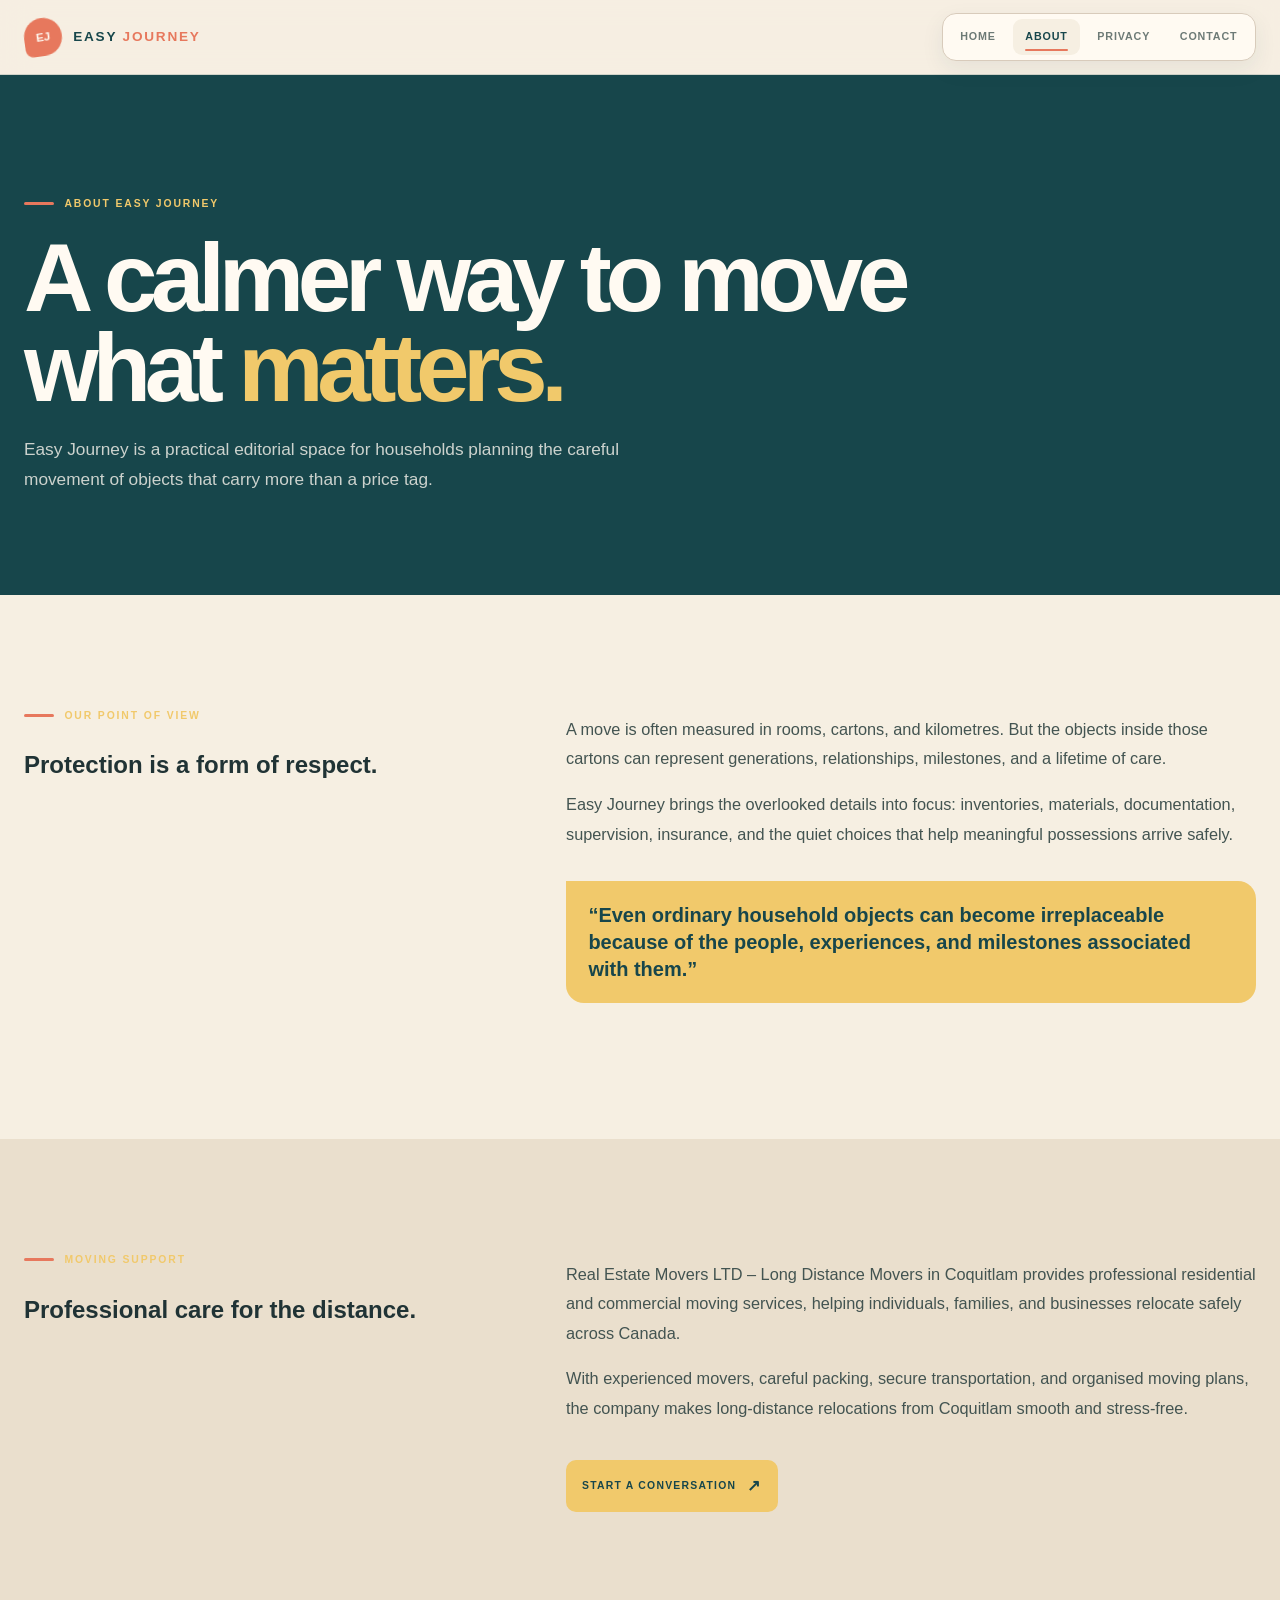
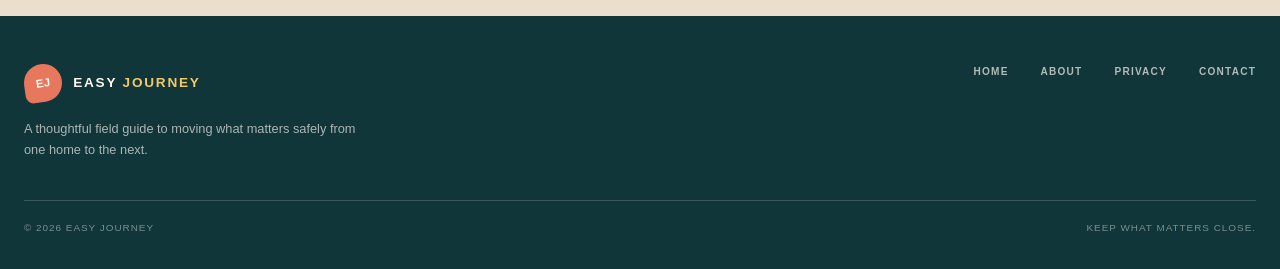
<file: about.html>
<!doctype html>
<html lang="en"><head><meta charset="utf-8"><meta name="viewport" content="width=device-width, initial-scale=1"><meta name="description" content="Learn about Easy Journey and its considered approach to household moves."><title>About | Easy Journey</title><link rel="stylesheet" href="style.css"></head>
<body data-page="about"><a class="skip-link" href="#main-content">Skip to content</a><header class="site-header"><div class="container nav-wrap"><a class="brand" href="index.html" aria-label="Easy Journey home"><span class="brand-mark">EJ</span><span class="brand-name">Easy <b>Journey</b></span></a><button class="nav-toggle" type="button" aria-label="Toggle navigation" aria-expanded="false"><i></i><i></i><i></i></button><nav class="floating-nav" aria-label="Primary navigation"><a class="nav-link" data-page="home" href="index.html">Home</a><a class="nav-link" data-page="about" href="about.html">About</a><a class="nav-link" data-page="privacy" href="privacy.html">Privacy</a><a class="nav-link" data-page="contact" href="contact.html">Contact</a></nav></div></header><main id="main-content"><section class="page-hero"><div class="container"><span class="eyebrow reveal">About Easy Journey</span><h1 class="reveal delay-1">A calmer way to move what <em>matters.</em></h1><p class="reveal delay-2">Easy Journey is a practical editorial space for households planning the careful movement of objects that carry more than a price tag.</p></div></section><section class="section"><div class="container split"><div class="reveal"><span class="eyebrow">Our point of view</span><h2>Protection is a form of respect.</h2></div><div class="copy reveal delay-1"><p>A move is often measured in rooms, cartons, and kilometres. But the objects inside those cartons can represent generations, relationships, milestones, and a lifetime of care.</p><p>Easy Journey brings the overlooked details into focus: inventories, materials, documentation, supervision, insurance, and the quiet choices that help meaningful possessions arrive safely.</p><blockquote class="quote">“Even ordinary household objects can become irreplaceable because of the people, experiences, and milestones associated with them.”</blockquote></div></div></section><section class="section alt"><div class="container split"><div class="reveal"><span class="eyebrow">Moving support</span><h2>Professional care for the distance.</h2></div><div class="copy reveal delay-1"><p>Real Estate Movers LTD – Long Distance Movers in Coquitlam provides professional residential and commercial moving services, helping individuals, families, and businesses relocate safely across Canada.</p><p>With experienced movers, careful packing, secure transportation, and organised moving plans, the company makes long-distance relocations from Coquitlam smooth and stress-free.</p><a class="button" href="contact.html">Start a conversation</a></div></div></section></main><footer class="site-footer"><div class="container"><div class="footer-top"><div><a class="brand" href="index.html"><span class="brand-mark">EJ</span><span class="brand-name">Easy <b>Journey</b></span></a><p class="footer-copy">A thoughtful field guide to moving what matters safely from one home to the next.</p></div><div class="footer-links"><a href="index.html">Home</a><a href="about.html">About</a><a href="privacy.html">Privacy</a><a href="contact.html">Contact</a></div></div><div class="footer-bottom"><span>© 2026 Easy Journey</span><span>Keep what matters close.</span></div></div></footer><script src="script.js"></script></body></html>
</file>
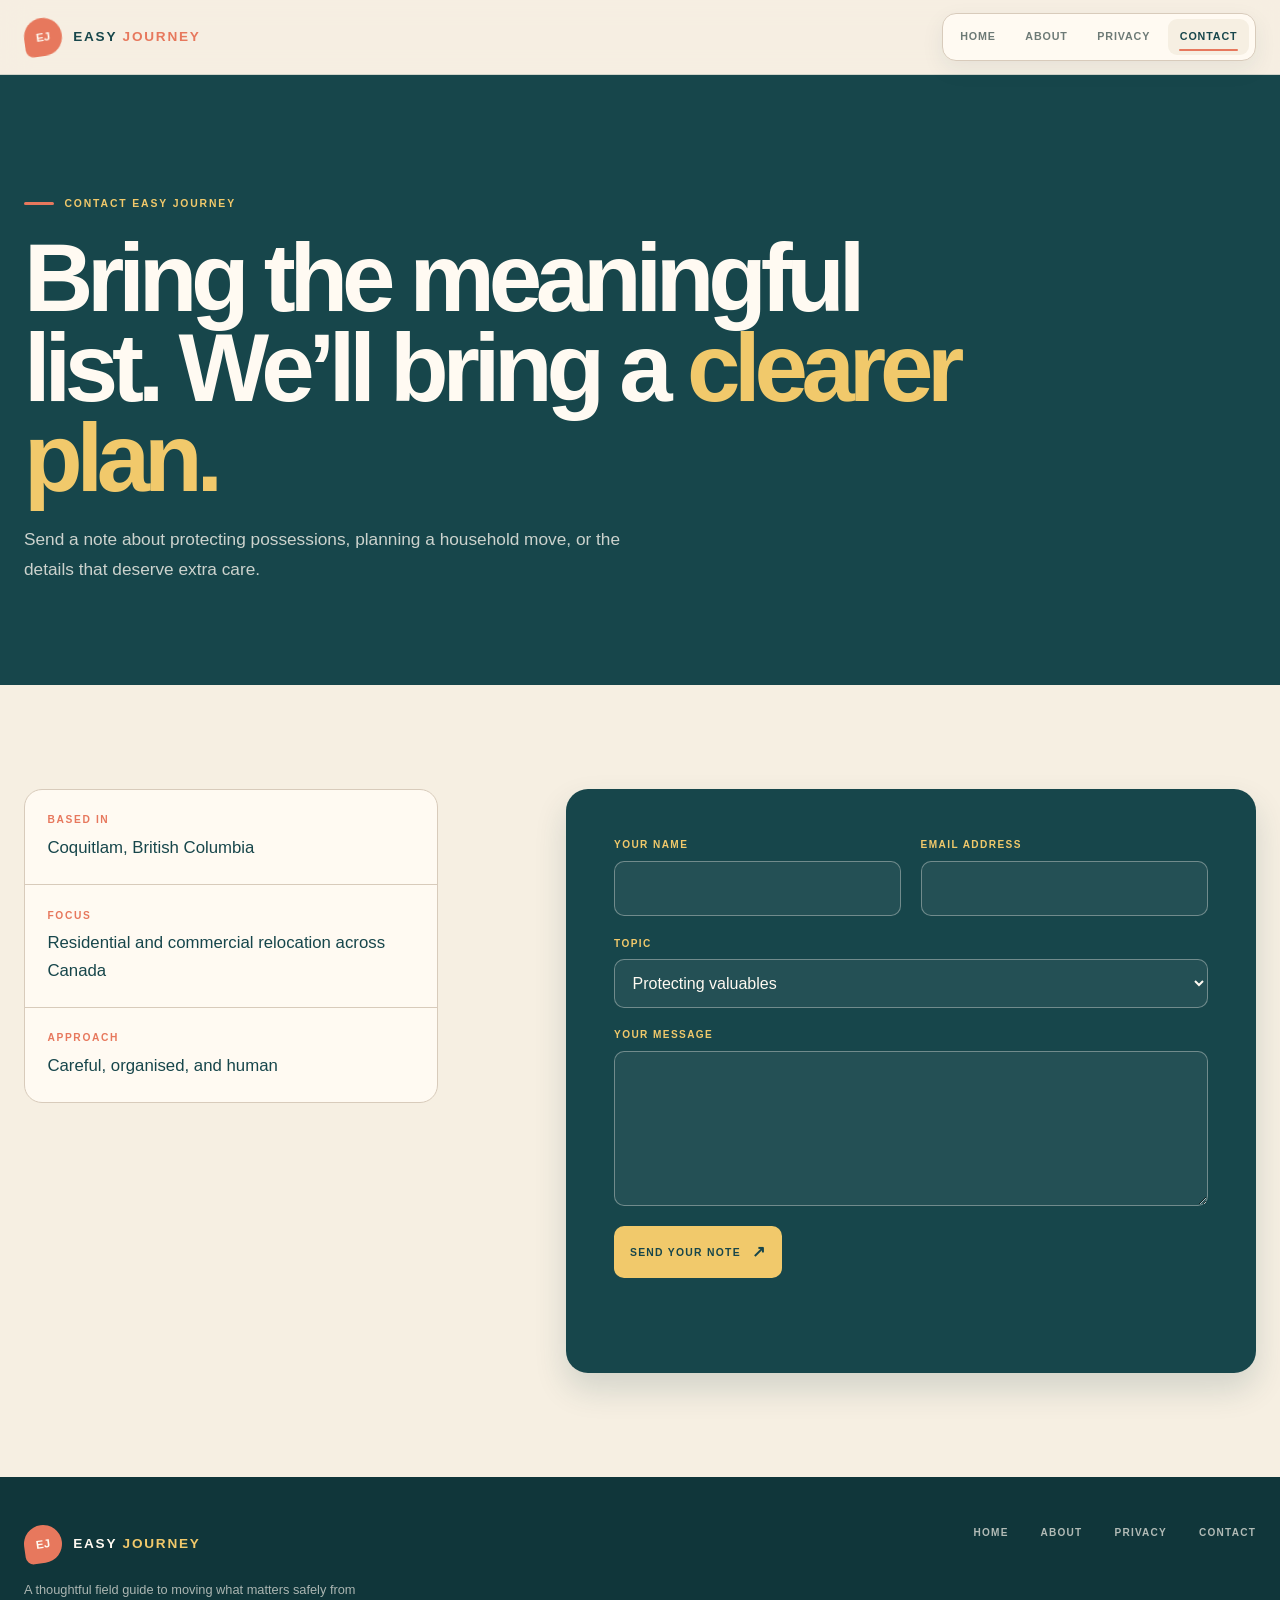
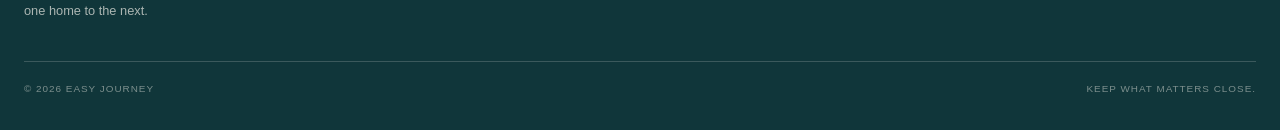
<file: contact.html>
<!doctype html>
<html lang="en"><head><meta charset="utf-8"><meta name="viewport" content="width=device-width, initial-scale=1"><meta name="description" content="Contact Easy Journey about careful household moving and possession protection."><title>Contact | Easy Journey</title><link rel="stylesheet" href="style.css"></head>
<body data-page="contact"><a class="skip-link" href="#main-content">Skip to content</a><header class="site-header"><div class="container nav-wrap"><a class="brand" href="index.html" aria-label="Easy Journey home"><span class="brand-mark">EJ</span><span class="brand-name">Easy <b>Journey</b></span></a><button class="nav-toggle" type="button" aria-label="Toggle navigation" aria-expanded="false"><i></i><i></i><i></i></button><nav class="floating-nav" aria-label="Primary navigation"><a class="nav-link" data-page="home" href="index.html">Home</a><a class="nav-link" data-page="about" href="about.html">About</a><a class="nav-link" data-page="privacy" href="privacy.html">Privacy</a><a class="nav-link" data-page="contact" href="contact.html">Contact</a></nav></div></header><main id="main-content"><section class="page-hero"><div class="container"><span class="eyebrow reveal">Contact Easy Journey</span><h1 class="reveal delay-1">Bring the meaningful list. We’ll bring a <em>clearer plan.</em></h1><p class="reveal delay-2">Send a note about protecting possessions, planning a household move, or the details that deserve extra care.</p></div></section><section class="section"><div class="container contact-grid"><div class="reveal"><div class="contact-list"><div class="contact-item"><small>Based in</small><p>Coquitlam, British Columbia</p></div><div class="contact-item"><small>Focus</small><p>Residential and commercial relocation across Canada</p></div><div class="contact-item"><small>Approach</small><p>Careful, organised, and human</p></div></div></div><div class="form-card reveal delay-1"><form data-contact-form><div class="form-grid"><div class="field"><label for="name">Your name</label><input id="name" name="name" type="text" autocomplete="name" required></div><div class="field"><label for="email">Email address</label><input id="email" name="email" type="email" autocomplete="email" required></div><div class="field full"><label for="topic">Topic</label><select id="topic" name="topic"><option>Protecting valuables</option><option>Residential relocation</option><option>Commercial relocation</option><option>Article question</option></select></div><div class="field full"><label for="message">Your message</label><textarea id="message" name="message" required></textarea></div></div><button class="button" type="submit">Send your note</button><p class="form-status" aria-live="polite"></p></form></div></div></section></main><footer class="site-footer"><div class="container"><div class="footer-top"><div><a class="brand" href="index.html"><span class="brand-mark">EJ</span><span class="brand-name">Easy <b>Journey</b></span></a><p class="footer-copy">A thoughtful field guide to moving what matters safely from one home to the next.</p></div><div class="footer-links"><a href="index.html">Home</a><a href="about.html">About</a><a href="privacy.html">Privacy</a><a href="contact.html">Contact</a></div></div><div class="footer-bottom"><span>© 2026 Easy Journey</span><span>Keep what matters close.</span></div></div></footer><script src="script.js"></script></body></html>
</file>
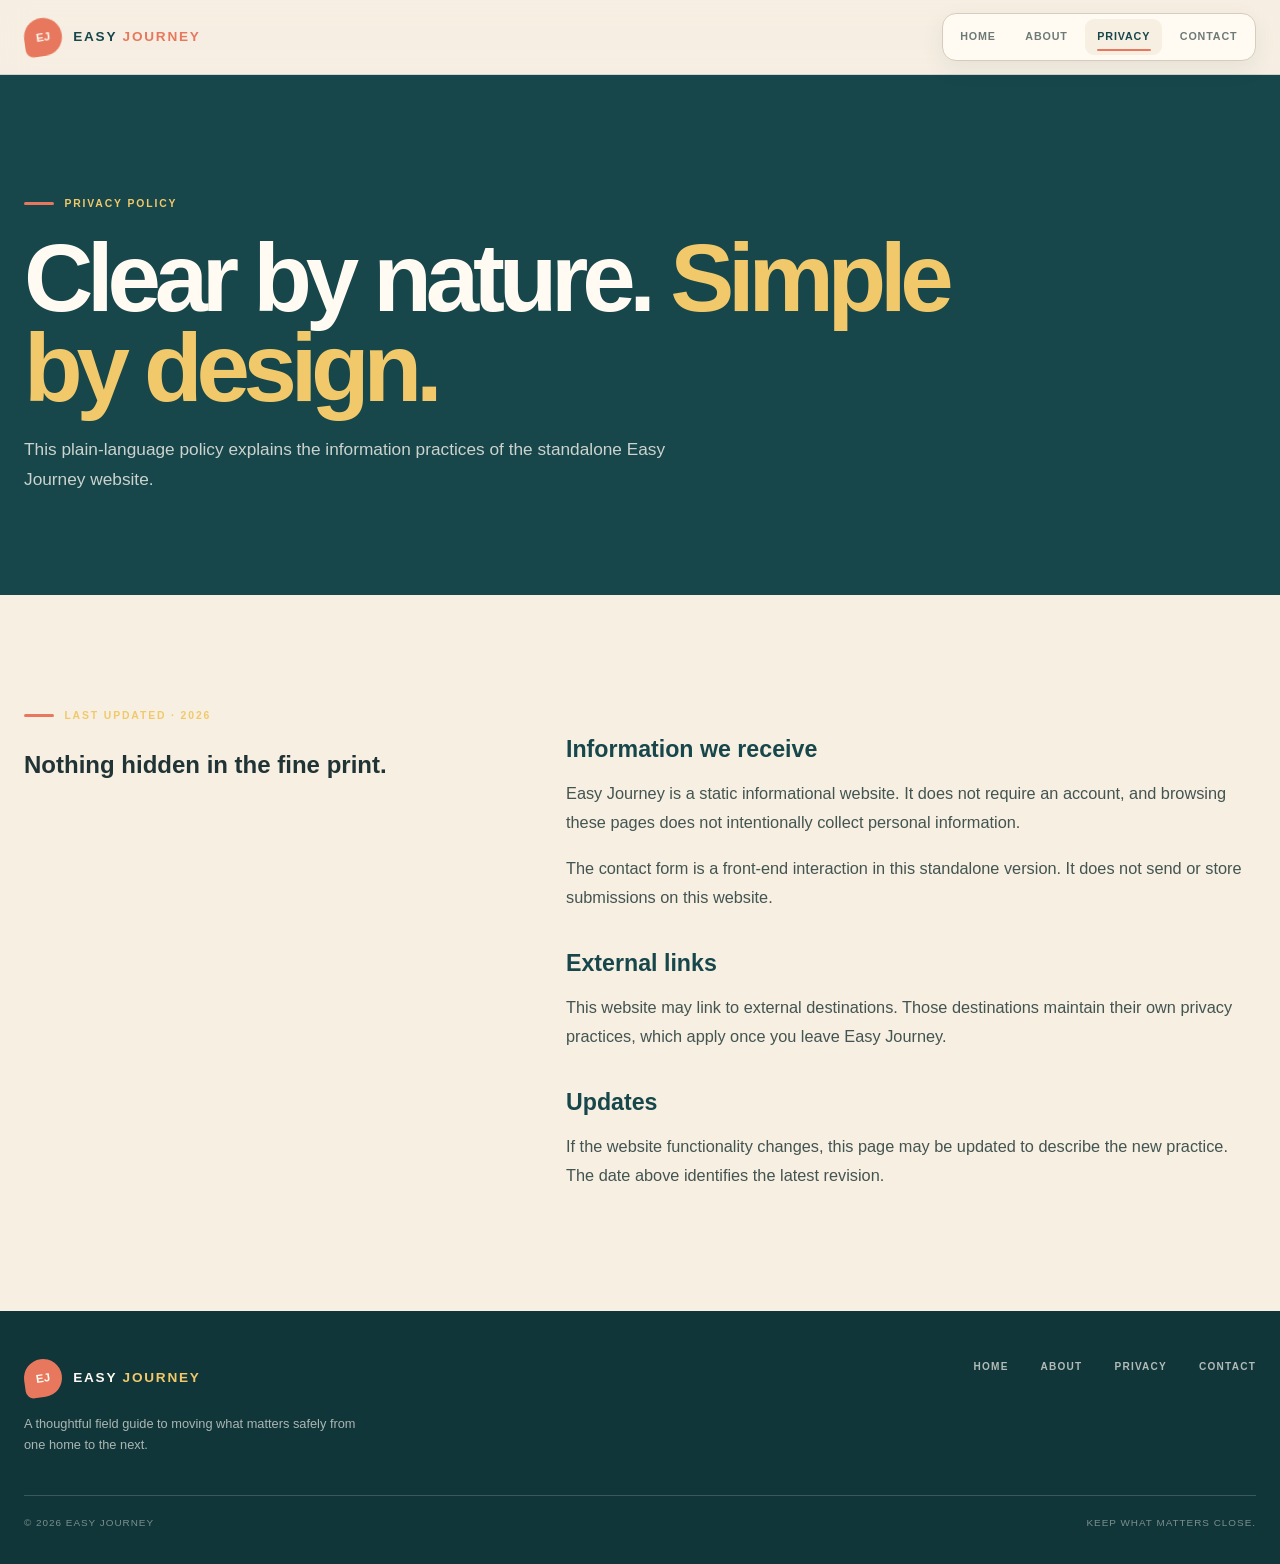
<file: privacy.html>
<!doctype html>
<html lang="en"><head><meta charset="utf-8"><meta name="viewport" content="width=device-width, initial-scale=1"><meta name="description" content="The plain-language privacy policy for the standalone Easy Journey website."><title>Privacy Policy | Easy Journey</title><link rel="stylesheet" href="style.css"></head>
<body data-page="privacy"><a class="skip-link" href="#main-content">Skip to content</a><header class="site-header"><div class="container nav-wrap"><a class="brand" href="index.html" aria-label="Easy Journey home"><span class="brand-mark">EJ</span><span class="brand-name">Easy <b>Journey</b></span></a><button class="nav-toggle" type="button" aria-label="Toggle navigation" aria-expanded="false"><i></i><i></i><i></i></button><nav class="floating-nav" aria-label="Primary navigation"><a class="nav-link" data-page="home" href="index.html">Home</a><a class="nav-link" data-page="about" href="about.html">About</a><a class="nav-link" data-page="privacy" href="privacy.html">Privacy</a><a class="nav-link" data-page="contact" href="contact.html">Contact</a></nav></div></header><main id="main-content"><section class="page-hero"><div class="container"><span class="eyebrow reveal">Privacy Policy</span><h1 class="reveal delay-1">Clear by nature. <em>Simple by design.</em></h1><p class="reveal delay-2">This plain-language policy explains the information practices of the standalone Easy Journey website.</p></div></section><section class="section"><div class="container split"><div class="reveal"><span class="eyebrow">Last updated · 2026</span><h2>Nothing hidden in the fine print.</h2></div><div class="copy reveal delay-1"><h3>Information we receive</h3><p>Easy Journey is a static informational website. It does not require an account, and browsing these pages does not intentionally collect personal information.</p><p>The contact form is a front-end interaction in this standalone version. It does not send or store submissions on this website.</p><h3>External links</h3><p>This website may link to external destinations. Those destinations maintain their own privacy practices, which apply once you leave Easy Journey.</p><h3>Updates</h3><p>If the website functionality changes, this page may be updated to describe the new practice. The date above identifies the latest revision.</p></div></div></section></main><footer class="site-footer"><div class="container"><div class="footer-top"><div><a class="brand" href="index.html"><span class="brand-mark">EJ</span><span class="brand-name">Easy <b>Journey</b></span></a><p class="footer-copy">A thoughtful field guide to moving what matters safely from one home to the next.</p></div><div class="footer-links"><a href="index.html">Home</a><a href="about.html">About</a><a href="privacy.html">Privacy</a><a href="contact.html">Contact</a></div></div><div class="footer-bottom"><span>© 2026 Easy Journey</span><span>Keep what matters close.</span></div></div></footer><script src="script.js"></script></body></html>
</file>
<file: style.css>
/* Easy Journey — Sunlit Atlas redesign */
:root {
  --cream: #f6efe2;
  --cream-deep: #eadfcd;
  --teal: #17464b;
  --teal-dark: #10363a;
  --coral: #e7785d;
  --yellow: #f1c96b;
  --ink: #203335;
  --muted: #6d7a76;
  --line: #d8cbbb;
  --white: #fffaf2;
  --sans: "Trebuchet MS", Arial, sans-serif;
  --display: "Arial Rounded MT Bold", "Trebuchet MS", Arial, sans-serif;
  --max: 1240px;
}

* { box-sizing: border-box; }
html { scroll-behavior: smooth; background: var(--cream); }
body { margin: 0; color: var(--ink); background: var(--cream); font-family: var(--sans); line-height: 1.65; }
::selection { color: var(--white); background: var(--coral); }
a { color: inherit; }
button, input, textarea, select { font: inherit; }
.container { width: min(var(--max), calc(100% - 3rem)); margin: 0 auto; }
.skip-link { position: absolute; top: -4rem; left: 1rem; z-index: 99; padding: .75rem 1rem; background: var(--teal); color: var(--white); }
.skip-link:focus { top: 1rem; }

.site-header { position: sticky; top: 0; z-index: 50; padding: .8rem 0; border-bottom: 1px solid rgba(23,70,75,.16); background: rgba(246,239,226,.94); backdrop-filter: blur(14px); }
.nav-wrap { display: flex; align-items: center; justify-content: space-between; gap: 2rem; }
.brand { display: inline-flex; align-items: center; gap: .7rem; color: var(--teal); text-decoration: none; }
.brand-mark { width: 38px; height: 38px; display: grid; place-items: center; border-radius: 50% 50% 50% 8px; color: var(--white); background: var(--coral); font-size: .72rem; font-weight: 700; transform: rotate(-8deg); }
.brand-name { font-family: var(--display); font-size: .85rem; font-weight: 700; letter-spacing: .13em; text-transform: uppercase; }
.brand-name b { color: var(--coral); }
.floating-nav { display: flex; align-items: center; gap: .35rem; padding: .35rem; border: 1px solid var(--line); border-radius: 14px; background: var(--white); box-shadow: 0 8px 22px rgba(23,70,75,.08); }
.nav-link { position: relative; padding: .55rem .75rem; border-radius: 9px; color: var(--muted); font-size: .67rem; font-weight: 700; letter-spacing: .08em; text-decoration: none; text-transform: uppercase; transition: color .2s, background .2s; }
.nav-link::after { content: ''; position: absolute; right: .72rem; bottom: .26rem; left: .72rem; height: 2px; border-radius: 9px; background: var(--coral); transform: scaleX(0); transition: transform .25s ease; }
.nav-link:hover, .nav-link.active { color: var(--teal); background: var(--cream); }
.nav-link:hover::after, .nav-link.active::after { transform: scaleX(1); }
.nav-toggle { display: none; border: 1px solid var(--line); border-radius: 9px; padding: .5rem; background: var(--white); color: var(--teal); }
.nav-toggle i { display: block; width: 20px; height: 2px; margin: 4px; border-radius: 2px; background: var(--teal); }

.hero { overflow: hidden; min-height: 720px; display: grid; align-items: center; background: var(--teal); color: var(--white); }
.hero::before { content: ''; position: absolute; width: 42vw; height: 42vw; right: -12vw; top: 11rem; border: 1px solid rgba(255,250,242,.25); border-radius: 50%; box-shadow: 0 0 0 30px rgba(255,250,242,.04), 0 0 0 60px rgba(255,250,242,.035); }
.hero-grid { position: relative; display: grid; grid-template-columns: minmax(0, 1.35fr) minmax(250px, .65fr); gap: clamp(3rem, 9vw, 9rem); padding: 7rem 0 6rem; }
.eyebrow { display: inline-flex; align-items: center; gap: .65rem; color: var(--yellow); font-size: .65rem; font-weight: 700; letter-spacing: .18em; text-transform: uppercase; }
.eyebrow::before { content: ''; width: 30px; height: 3px; border-radius: 4px; background: var(--coral); }
.hero h1 { max-width: 900px; margin: 1.2rem 0 1.4rem; font-family: var(--display); font-size: clamp(3rem, 7.5vw, 7.2rem); font-weight: 700; line-height: .96; letter-spacing: -.065em; }
.hero h1 em { color: var(--yellow); font-style: normal; }
.hero-lede { max-width: 650px; color: rgba(255,250,242,.78); font-size: 1.08rem; line-height: 1.75; }
.hero-side { align-self: end; padding: 1.4rem; border: 1px solid rgba(255,250,242,.35); border-radius: 20px 20px 20px 4px; background: rgba(255,250,242,.07); }
.hero-side strong { display: block; font-family: var(--display); font-size: 1.6rem; line-height: 1.1; }
.hero-side p { margin: .8rem 0 0; color: rgba(255,250,242,.7); font-size: .83rem; }
.scroll-cue { display: inline-flex; align-items: center; gap: .65rem; margin-top: 3rem; color: var(--yellow); font-size: .66rem; font-weight: 700; letter-spacing: .12em; text-transform: uppercase; }
.scroll-cue::after { content: '↓'; display: grid; width: 27px; height: 27px; place-items: center; border: 1px solid var(--yellow); border-radius: 50%; }

.section { padding: 6.5rem 0; }
.section.alt { background: var(--cream-deep); }
.section-head { display: flex; align-items: end; justify-content: space-between; gap: 2rem; margin-bottom: 3.2rem; }
.section-head h2 { max-width: 750px; margin: .65rem 0 0; color: var(--teal); font-family: var(--display); font-size: clamp(2.2rem, 5vw, 5.2rem); line-height: .98; letter-spacing: -.065em; }
.section-note { max-width: 340px; color: var(--muted); font-size: .82rem; }

.article-layout { display: grid; grid-template-columns: 260px minmax(0, 1fr); gap: clamp(2rem, 7vw, 7rem); align-items: start; }
.toc { position: sticky; top: 105px; padding: 1rem; border: 1px solid var(--line); border-radius: 18px; background: var(--white); box-shadow: 0 12px 24px rgba(23,70,75,.07); }
.toc-label { display: block; padding: .4rem .4rem .9rem; color: var(--teal); font-family: var(--display); font-size: .74rem; font-weight: 700; letter-spacing: .08em; text-transform: uppercase; }
.toc-link { display: flex; align-items: baseline; gap: .6rem; padding: .62rem .4rem; border-top: 1px solid var(--line); color: var(--muted); font-size: .69rem; line-height: 1.25; text-decoration: none; transition: color .2s, background .2s, padding-left .2s; }
.toc-link span { width: 7px; height: 7px; flex: 0 0 7px; border-radius: 50%; background: var(--line); }
.toc-link:hover, .toc-link.active { padding-left: .7rem; color: var(--teal); background: #fff4e8; }
.toc-link.active span { background: var(--coral); }
.article { max-width: 930px; padding: clamp(1.5rem, 4vw, 3.5rem); border: 1px solid var(--line); border-radius: 24px; background: var(--white); box-shadow: 0 18px 40px rgba(23,70,75,.08); }
.article p { margin: 0 0 1.35rem; color: #435451; font-size: 1.03rem; line-height: 1.85; }
.article-heading { margin: 3.5rem 0 1.2rem; padding: 1rem 0 0 1rem; border-top: 3px solid var(--coral); border-left: 3px solid var(--yellow); color: var(--teal); font-family: var(--display); font-size: clamp(1.75rem, 3.4vw, 2.9rem); line-height: 1.04; letter-spacing: -.045em; scroll-margin-top: 110px; }
.article-heading:first-child { margin-top: 0; }
.article-link { color: var(--teal); font-weight: 700; text-decoration-color: var(--coral); text-underline-offset: .25em; }
.article-link:hover { color: var(--white); background: var(--coral); text-decoration: none; }

.highlight-grid { display: grid; grid-template-columns: repeat(3, 1fr); gap: 1rem; }
.highlight { min-height: 220px; padding: 1.6rem; border-radius: 20px 20px 20px 5px; background: var(--teal); color: var(--white); }
.highlight:nth-child(2) { background: var(--coral); }
.highlight:nth-child(3) { background: var(--yellow); color: var(--teal); }
.highlight small { font-size: .62rem; font-weight: 700; letter-spacing: .15em; }
.highlight h3 { margin: 2.7rem 0 .45rem; font-family: var(--display); font-size: 1.45rem; line-height: 1.08; }
.highlight p { margin: 0; color: inherit; opacity: .75; font-size: .83rem; }

.page-hero { padding: 7rem 0 5.2rem; background: var(--teal); color: var(--white); }
.page-hero h1 { max-width: 950px; margin: 1.2rem 0 1.3rem; font-family: var(--display); font-size: clamp(3rem, 7.5vw, 7rem); line-height: .94; letter-spacing: -.065em; }
.page-hero h1 em { color: var(--yellow); font-style: normal; }
.page-hero p { max-width: 650px; color: rgba(255,250,242,.78); font-size: 1.08rem; line-height: 1.75; }
.split { display: grid; grid-template-columns: .75fr 1.25fr; gap: clamp(3rem, 10vw, 10rem); }
.copy { max-width: 760px; }
.copy h2 { margin: 0 0 1rem; color: var(--teal); font-family: var(--display); font-size: clamp(2rem, 4vw, 3.8rem); line-height: .98; letter-spacing: -.055em; }
.copy h3 { margin: 2.4rem 0 .5rem; color: var(--teal); font-family: var(--display); font-size: 1.45rem; line-height: 1.1; }
.copy p { color: #435451; font-size: 1.02rem; line-height: 1.8; }
.quote { margin: 2rem 0; padding: 1.3rem 1.4rem; border-radius: 0 18px 18px 18px; color: var(--teal); background: var(--yellow); font-size: 1.25rem; font-weight: 700; line-height: 1.35; }

.contact-grid { display: grid; grid-template-columns: .75fr 1.25fr; gap: clamp(3rem, 10vw, 10rem); }
.contact-list { overflow: hidden; border: 1px solid var(--line); border-radius: 18px; background: var(--white); }
.contact-item { padding: 1.4rem; border-bottom: 1px solid var(--line); }
.contact-item:last-child { border-bottom: 0; }
.contact-item small { display: block; margin-bottom: .3rem; color: var(--coral); font-size: .64rem; font-weight: 700; letter-spacing: .16em; text-transform: uppercase; }
.contact-item p { margin: 0; color: var(--teal); font-family: var(--display); font-size: 1.05rem; }
.form-card { padding: clamp(1.4rem, 4vw, 3rem); border-radius: 22px; background: var(--teal); color: var(--white); box-shadow: 0 16px 32px rgba(23,70,75,.16); }
.form-grid { display: grid; grid-template-columns: 1fr 1fr; gap: 1.2rem; }
.field { display: grid; gap: .45rem; }
.field.full { grid-column: 1 / -1; }
.field label { color: var(--yellow); font-size: .63rem; font-weight: 700; letter-spacing: .14em; text-transform: uppercase; }
.field input, .field textarea, .field select { width: 100%; border: 1px solid rgba(255,250,242,.35); border-radius: 10px; outline: 0; padding: .85rem; color: var(--white); background: rgba(255,250,242,.06); }
.field textarea { min-height: 155px; resize: vertical; }
.field input:focus, .field textarea:focus, .field select:focus { border-color: var(--yellow); box-shadow: 0 0 0 3px rgba(241,201,107,.14); }
.button { display: inline-flex; align-items: center; gap: .7rem; margin-top: 1.3rem; padding: .8rem 1rem; border: 0; border-radius: 10px; color: var(--teal); background: var(--yellow); font-size: .65rem; font-weight: 700; letter-spacing: .12em; text-decoration: none; text-transform: uppercase; transition: background .2s, transform .2s; }
.button::after { content: '↗'; font-size: 1rem; }
.button:hover { background: var(--white); transform: translateY(-2px); }
.form-status { min-height: 1.3rem; color: rgba(255,250,242,.72); font-size: .8rem; }

.site-footer { padding: 3rem 0 2rem; color: var(--white); background: var(--teal-dark); }
.footer-top { display: flex; justify-content: space-between; gap: 2rem; padding-bottom: 2.5rem; }
.site-footer .brand { color: var(--white); }
.site-footer .brand-name b { color: var(--yellow); }
.footer-copy { max-width: 350px; margin: 1rem 0 0; color: rgba(255,250,242,.65); font-size: .8rem; }
.footer-links { display: flex; flex-wrap: wrap; align-content: start; gap: 1rem 2rem; }
.footer-links a { color: rgba(255,250,242,.68); font-size: .63rem; font-weight: 700; letter-spacing: .12em; text-decoration: none; text-transform: uppercase; }
.footer-links a:hover { color: var(--yellow); }
.footer-bottom { display: flex; justify-content: space-between; gap: 1rem; padding-top: 1.2rem; border-top: 1px solid rgba(255,250,242,.18); color: rgba(255,250,242,.45); font-size: .62rem; letter-spacing: .1em; text-transform: uppercase; }

.js-enabled .reveal { opacity: 0; transform: translateY(20px); transition: opacity .7s ease, transform .7s ease; }
.js-enabled .reveal.is-visible { opacity: 1; transform: translateY(0); }
.delay-1 { transition-delay: .12s !important; }
.delay-2 { transition-delay: .24s !important; }

@media (max-width: 900px) {
  .floating-nav { display: none; }
  .nav-toggle { display: block; }
  .floating-nav.open { position: absolute; top: 4.4rem; right: 1.5rem; display: flex; flex-direction: column; align-items: stretch; border-radius: 14px; }
  .hero-grid, .split, .contact-grid { grid-template-columns: 1fr; }
  .hero-grid { padding: 6rem 0 5rem; }
  .hero-side { max-width: 460px; }
  .article-layout { grid-template-columns: 1fr; }
  .toc { position: static; display: grid; grid-template-columns: 1fr 1fr; gap: 0 1rem; }
  .toc-label { grid-column: 1 / -1; }
  .section-head { align-items: start; flex-direction: column; }
}
@media (max-width: 600px) {
  .container { width: min(100% - 2rem, var(--max)); }
  .site-header { padding: .65rem 0; }
  .brand-name { font-size: .72rem; }
  .hero h1, .page-hero h1 { font-size: clamp(2.7rem, 14vw, 5rem); }
  .section, .page-hero { padding: 4.5rem 0; }
  .article { padding: 1.2rem; border-radius: 18px; }
  .toc { display: block; }
  .highlight-grid { grid-template-columns: 1fr; }
  .highlight { min-height: auto; }
  .form-grid { grid-template-columns: 1fr; }
  .field.full { grid-column: auto; }
  .footer-top, .footer-bottom { flex-direction: column; }
}
</file>
